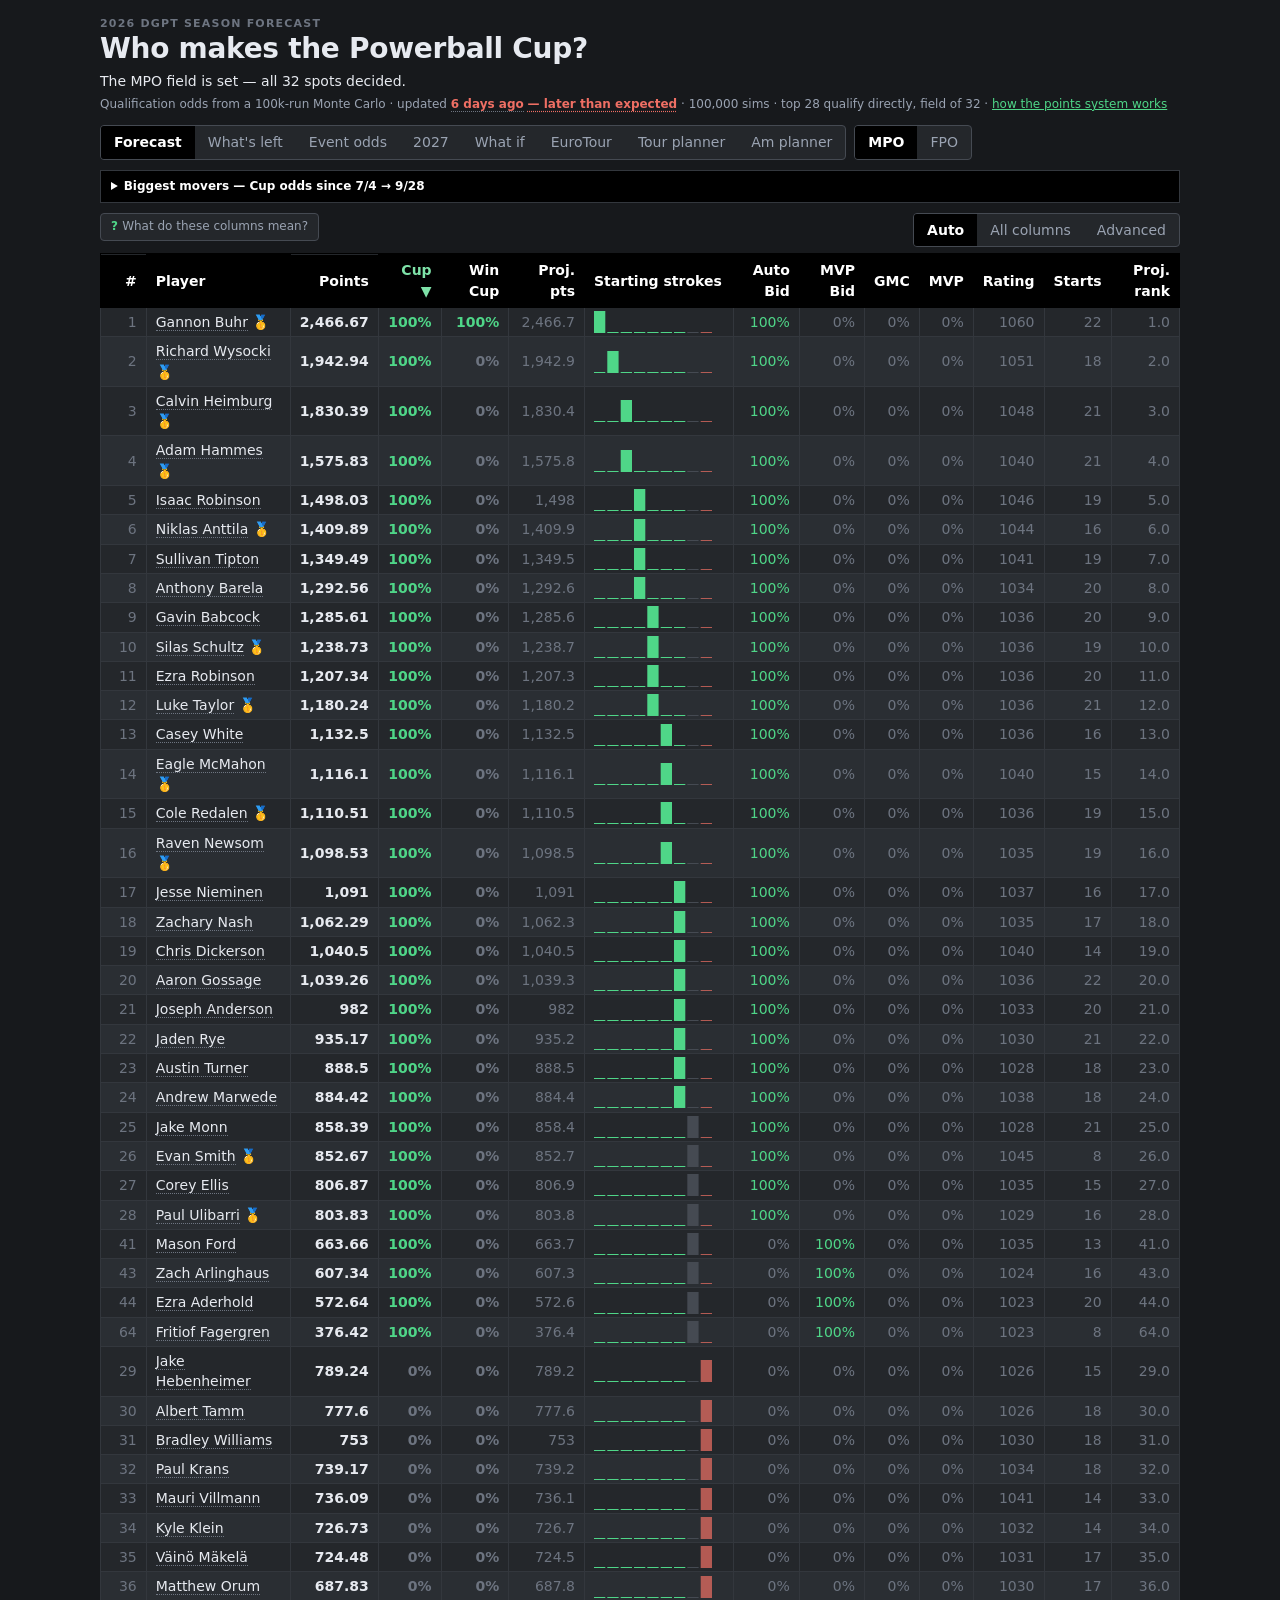
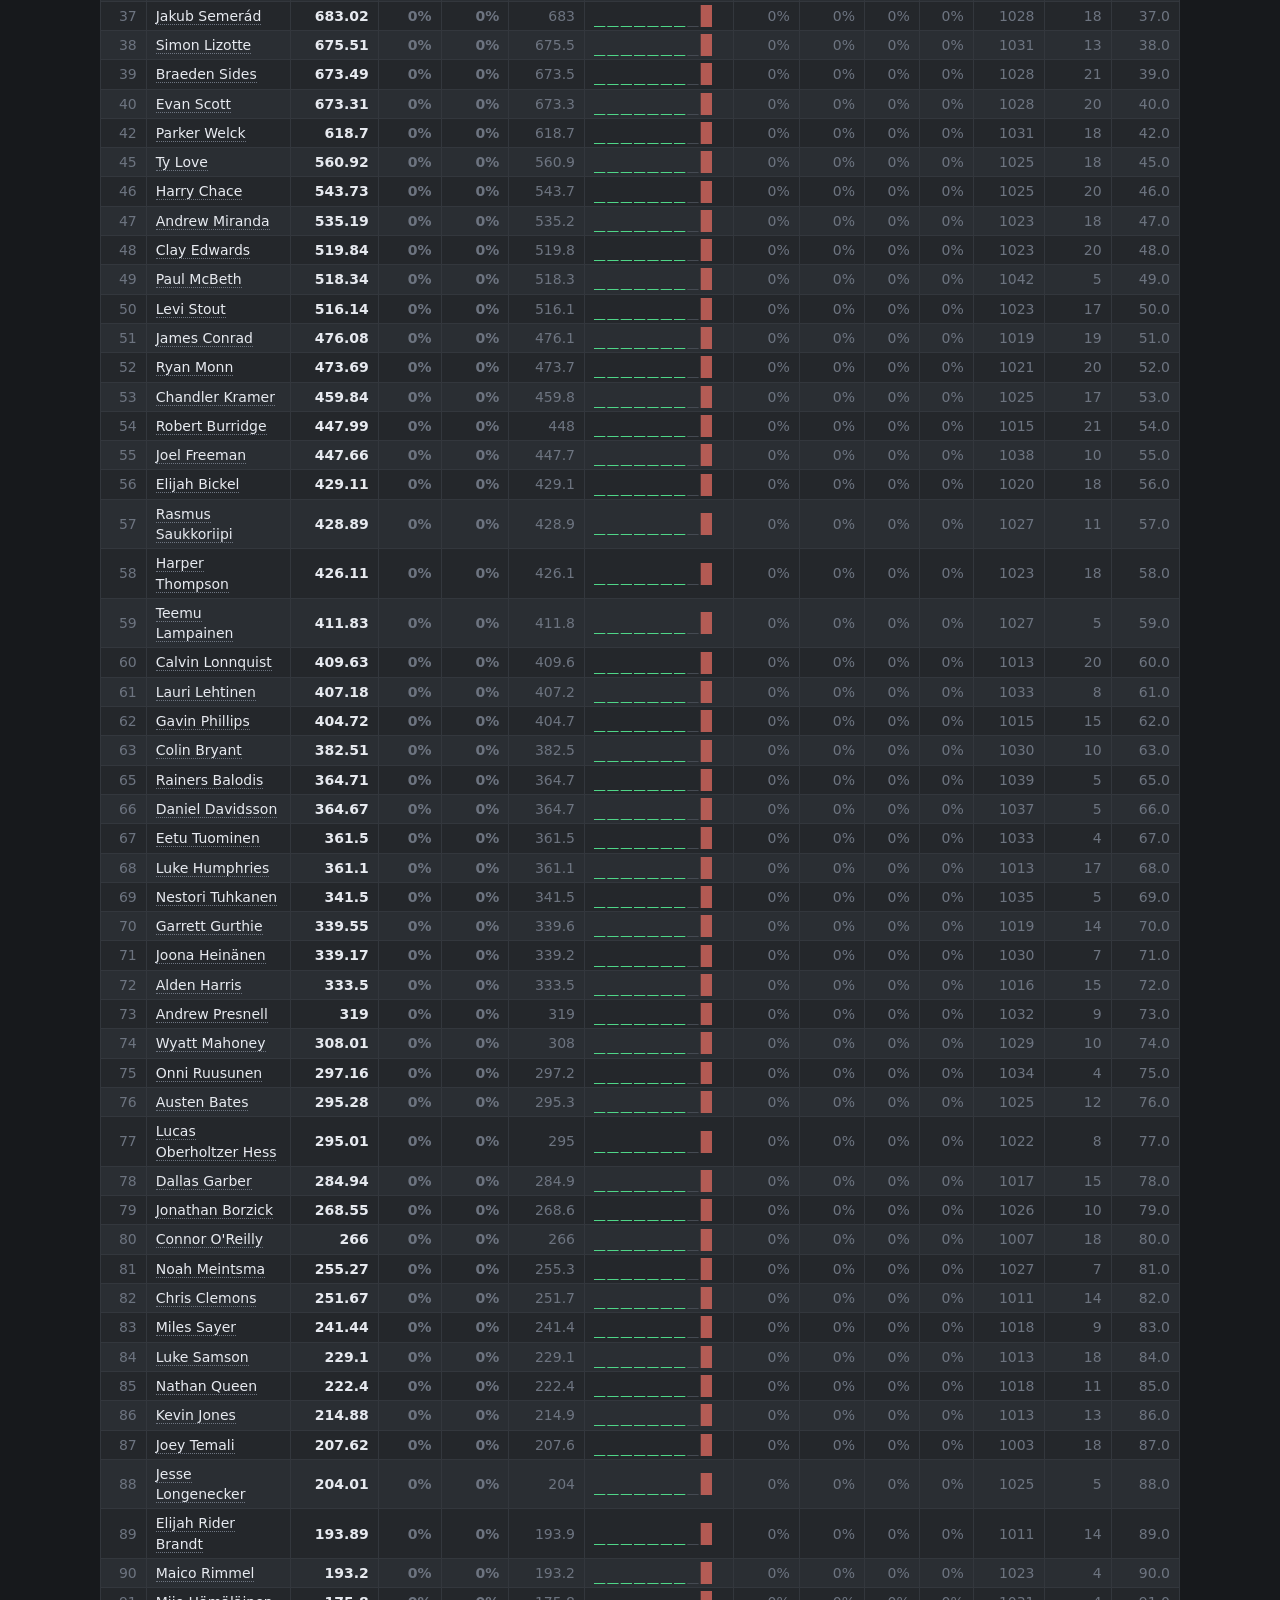
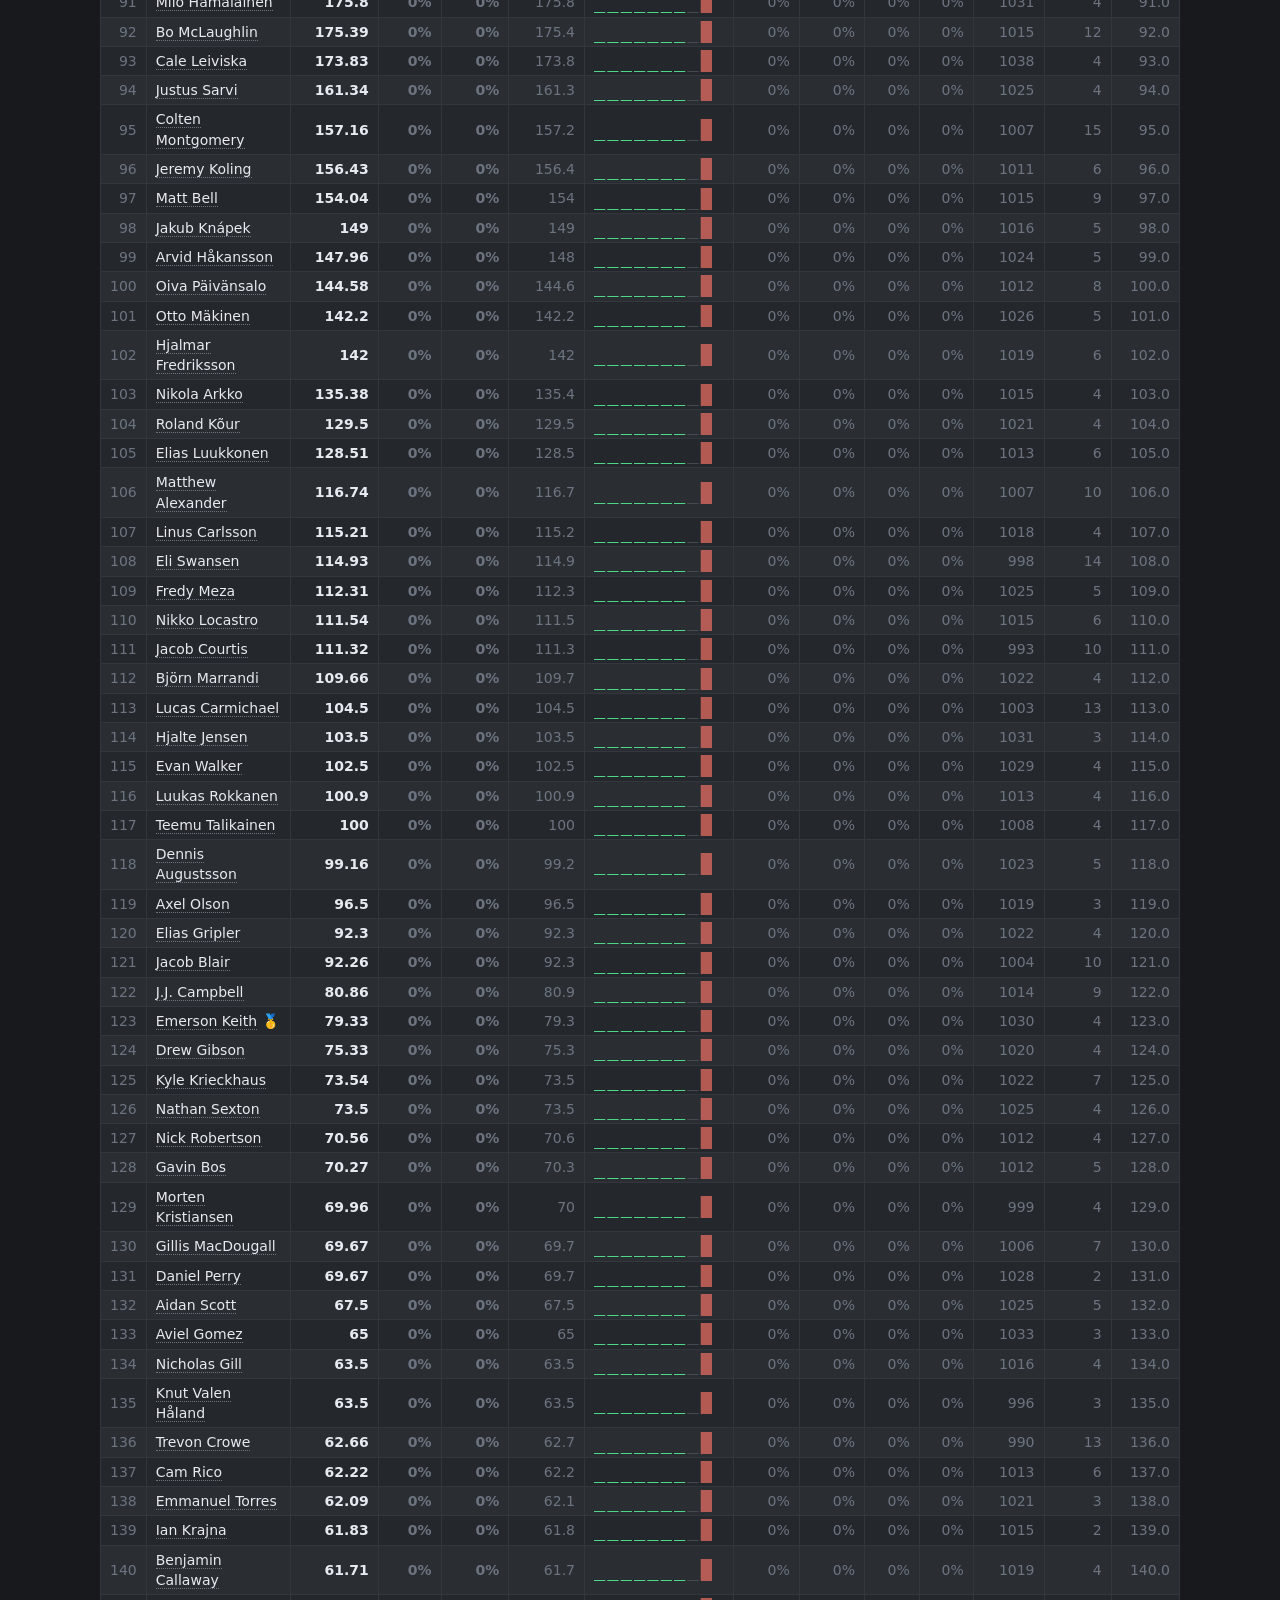
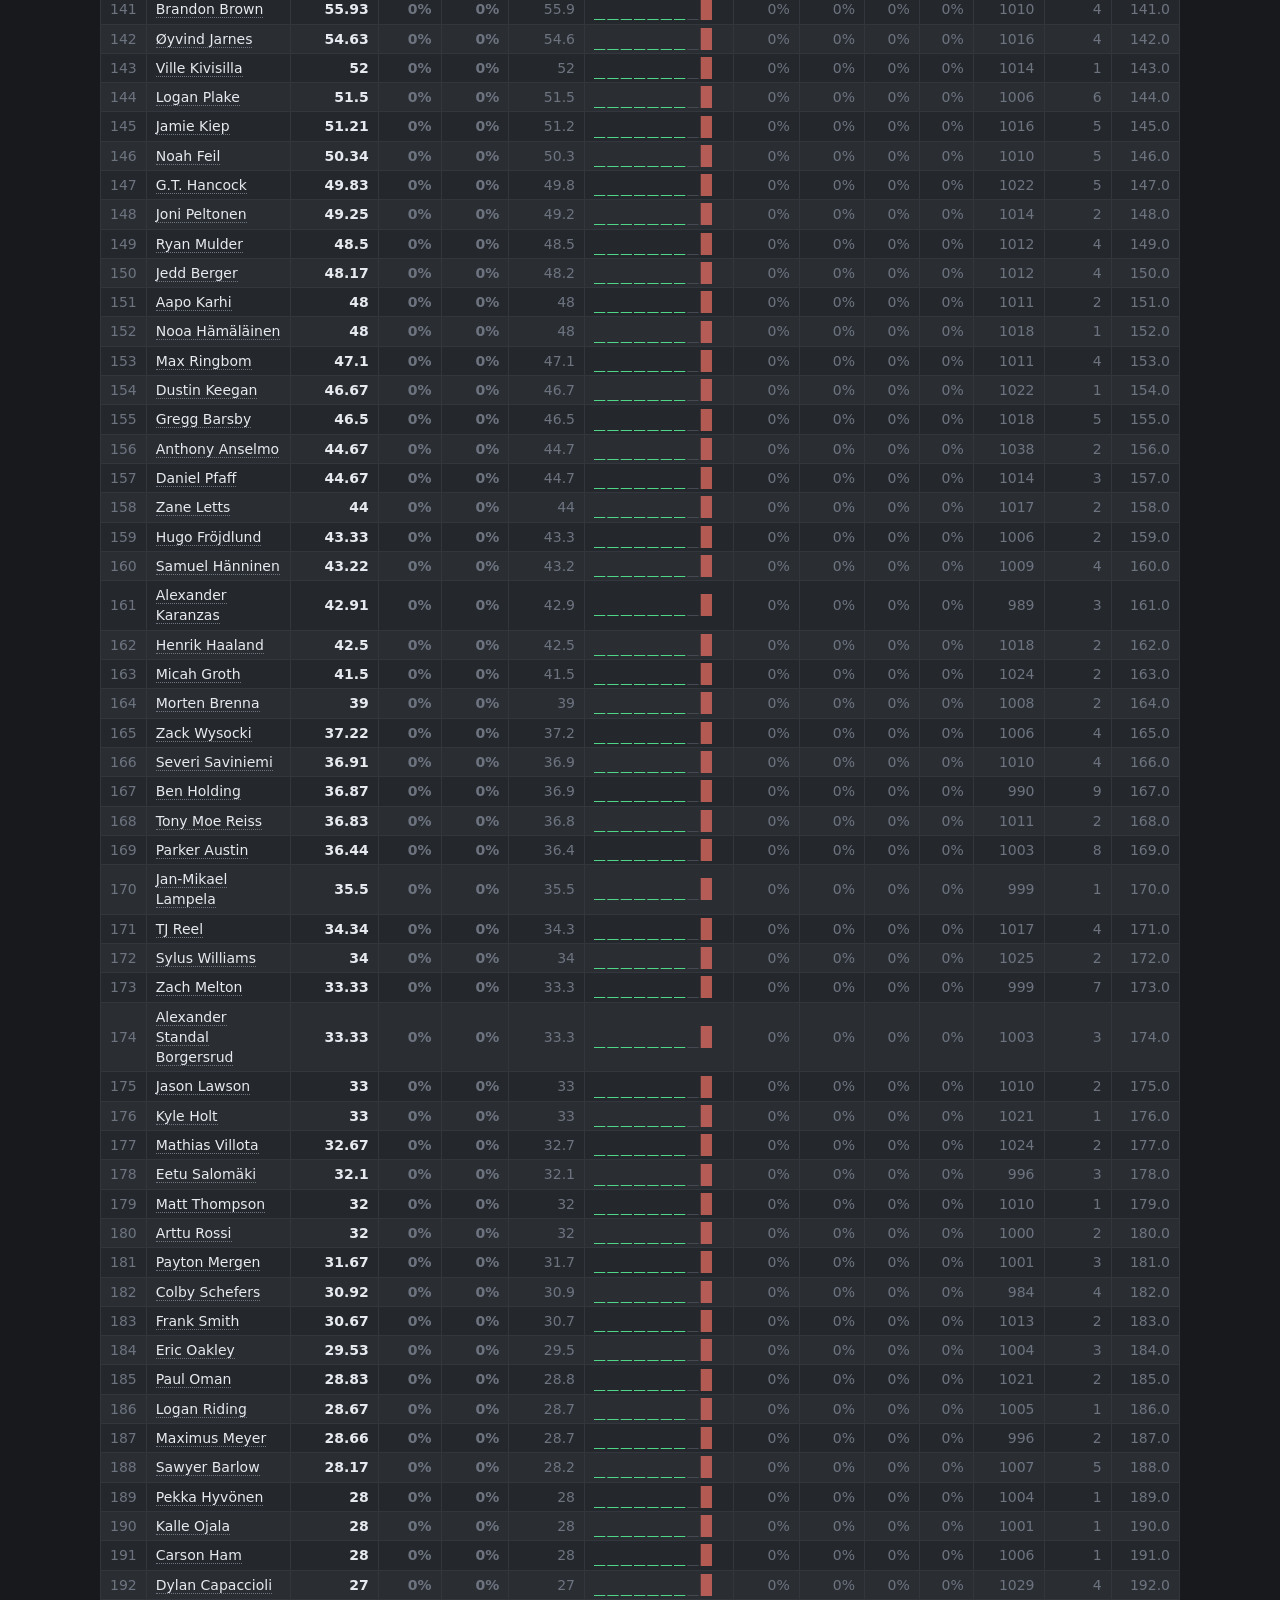
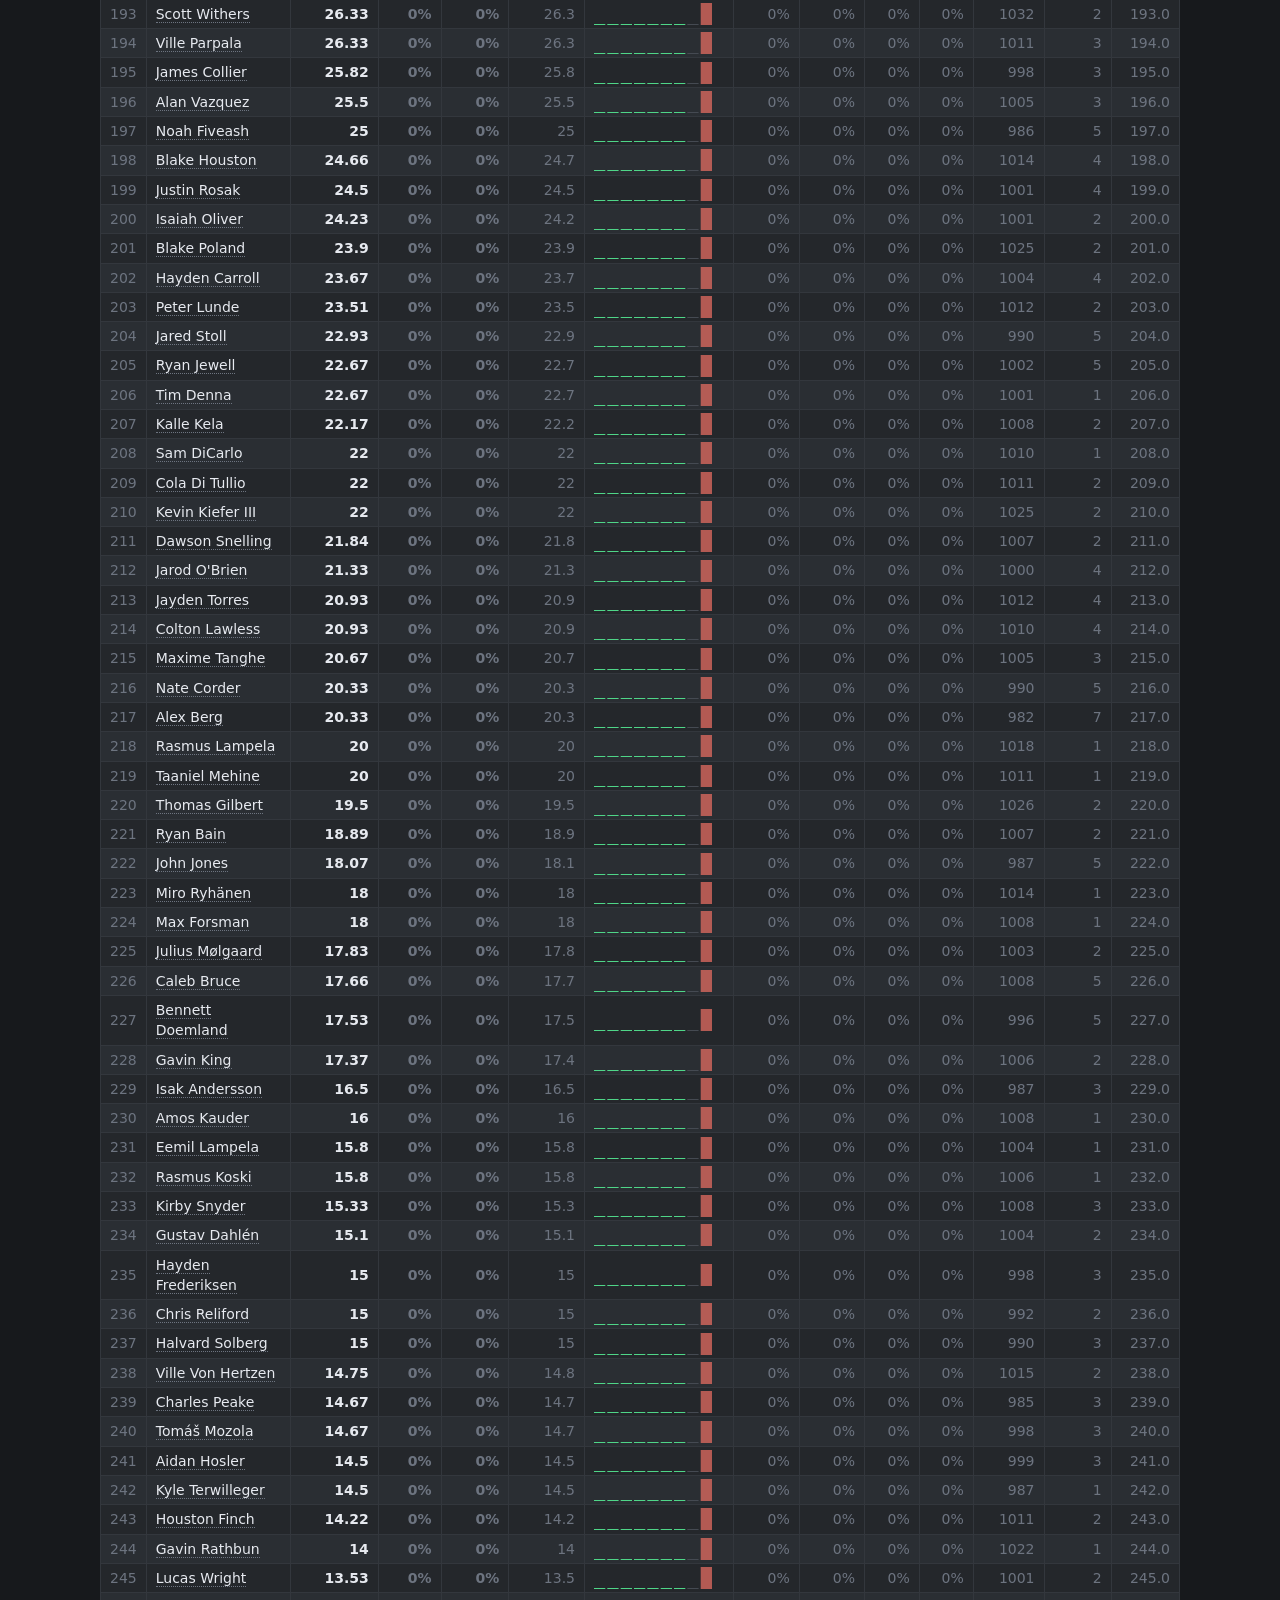
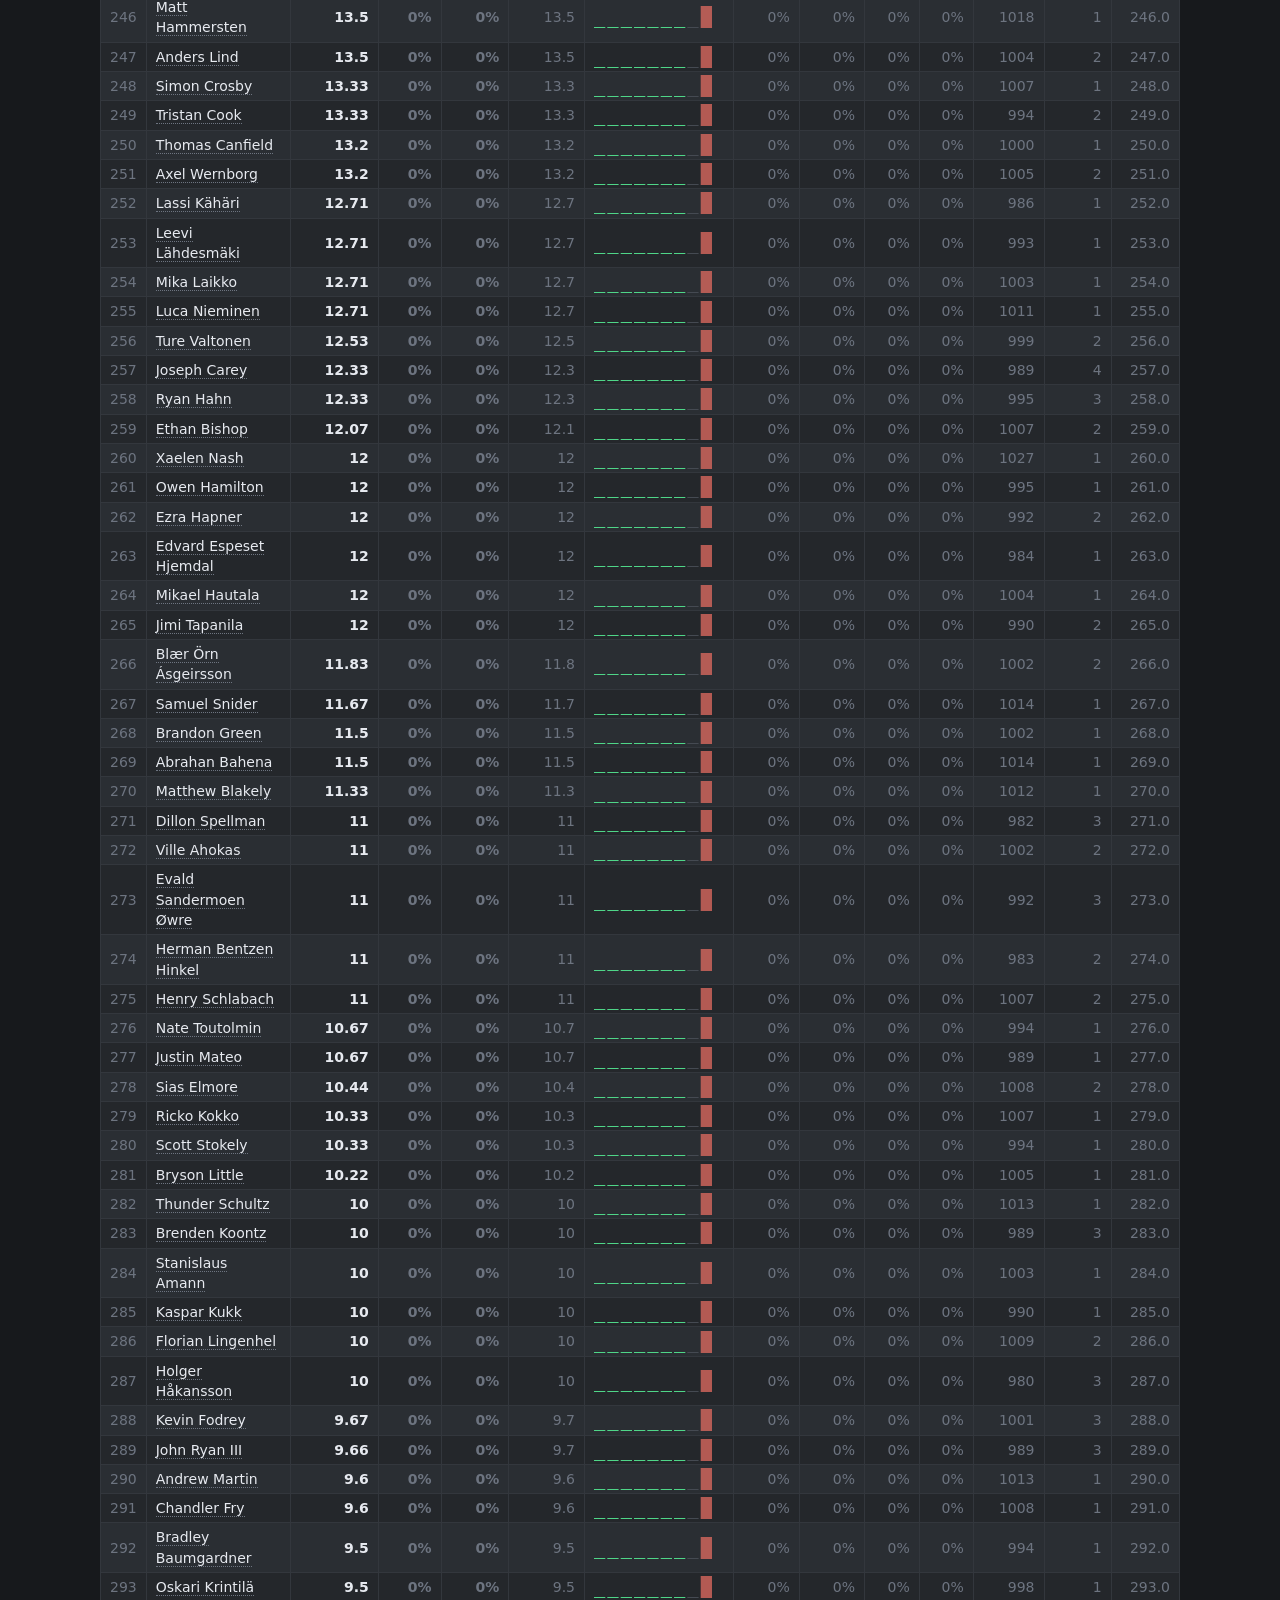
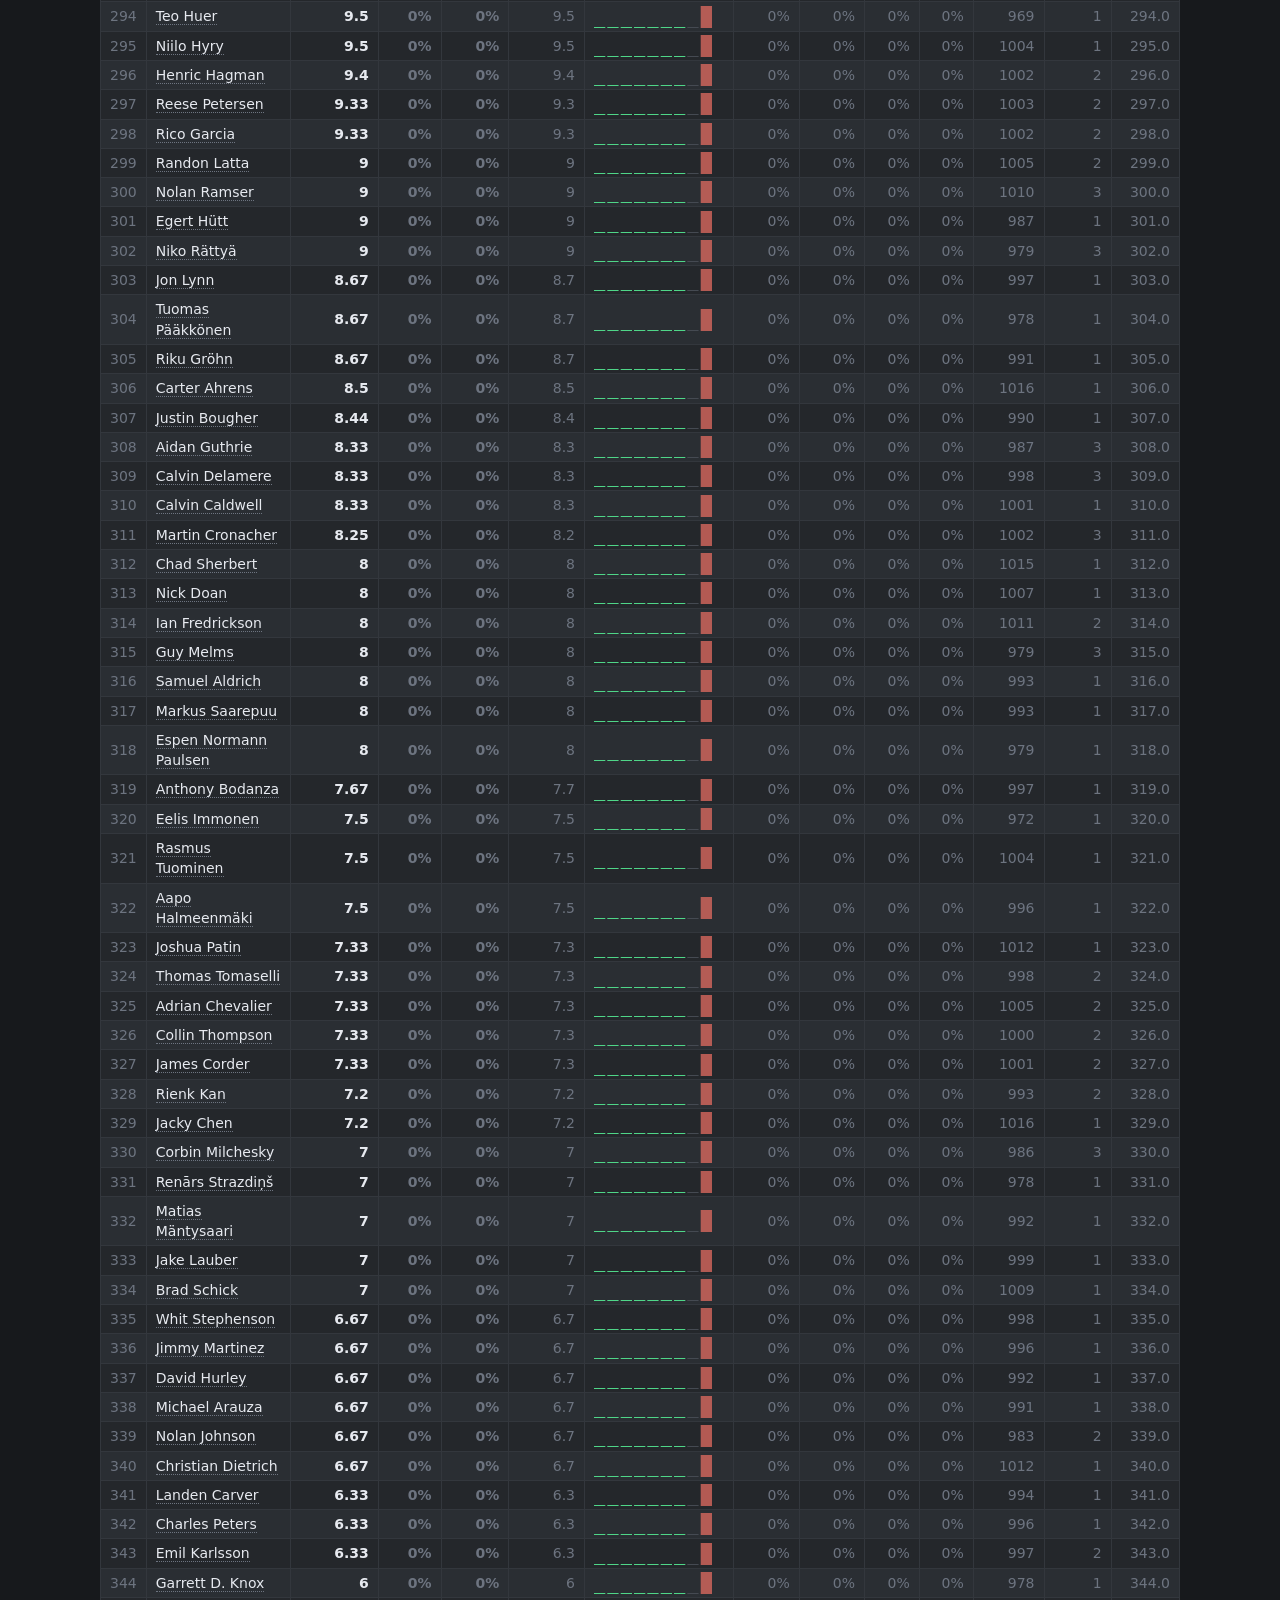
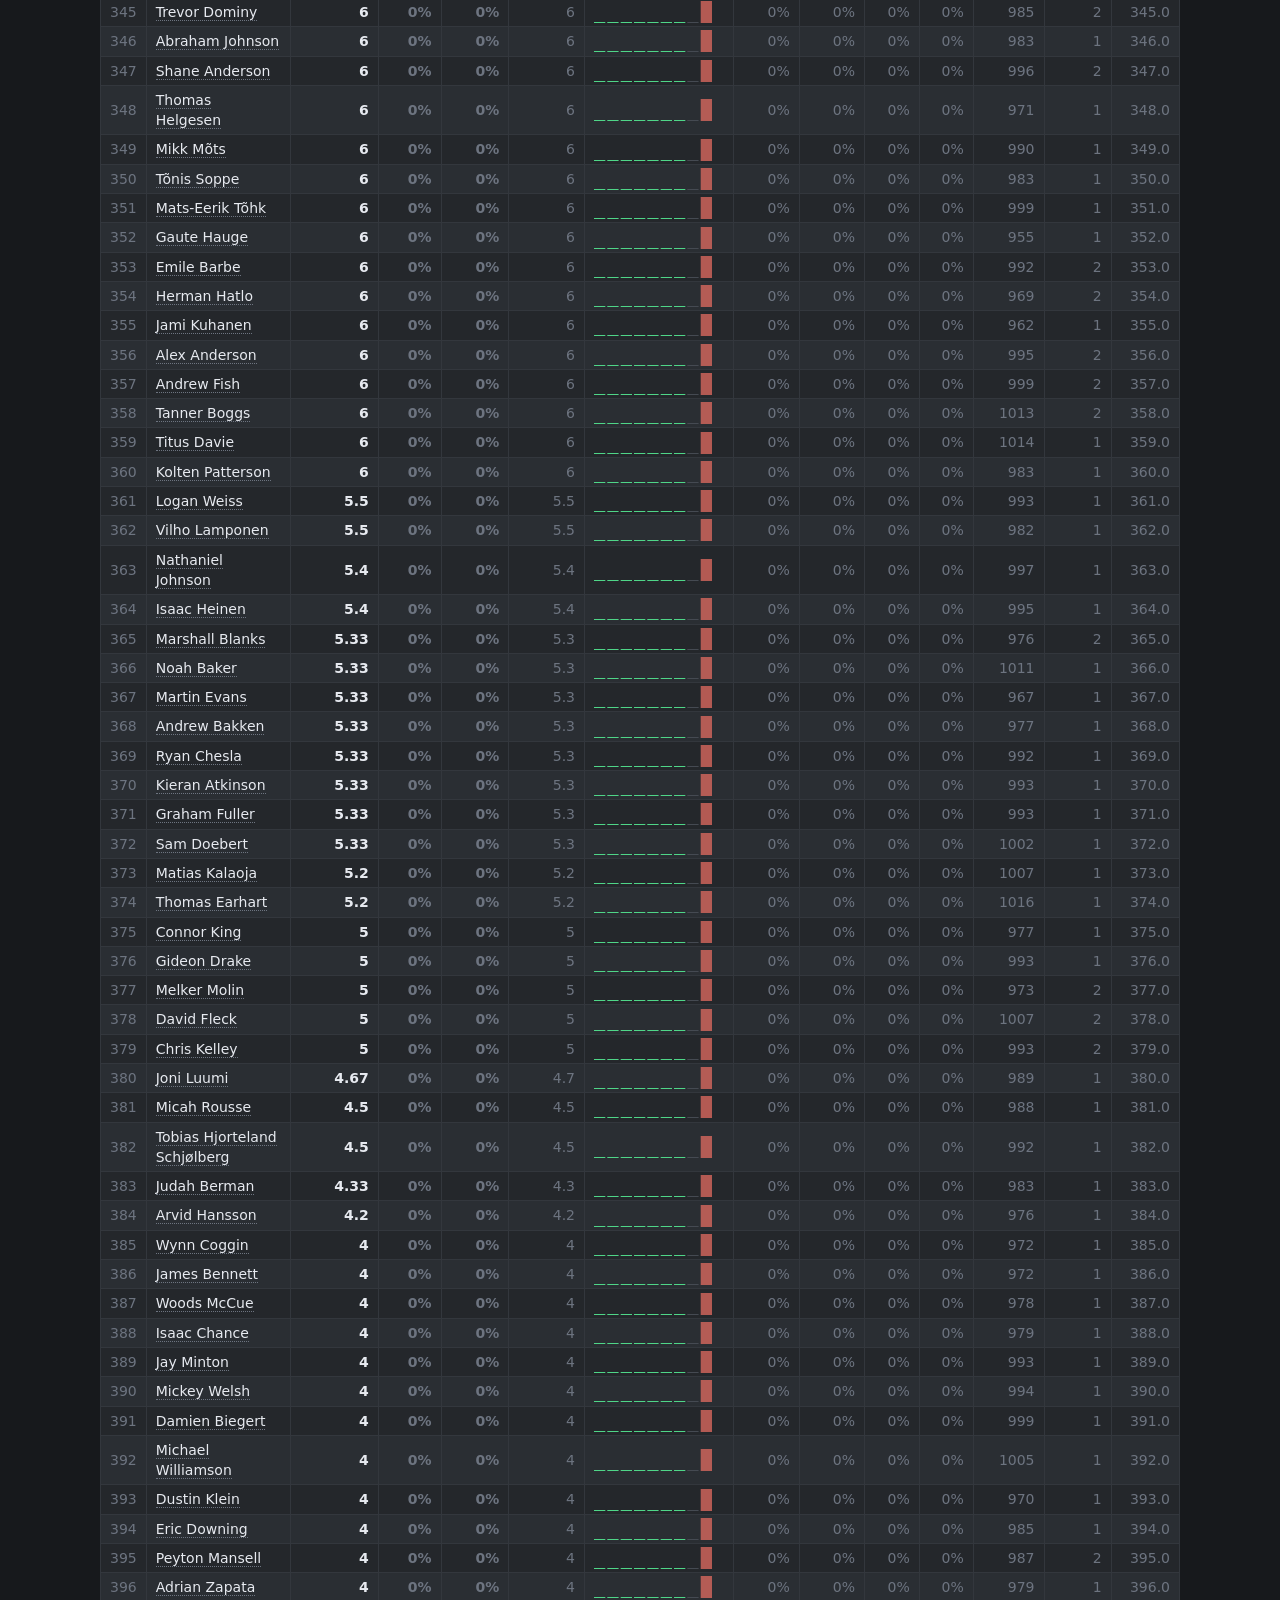
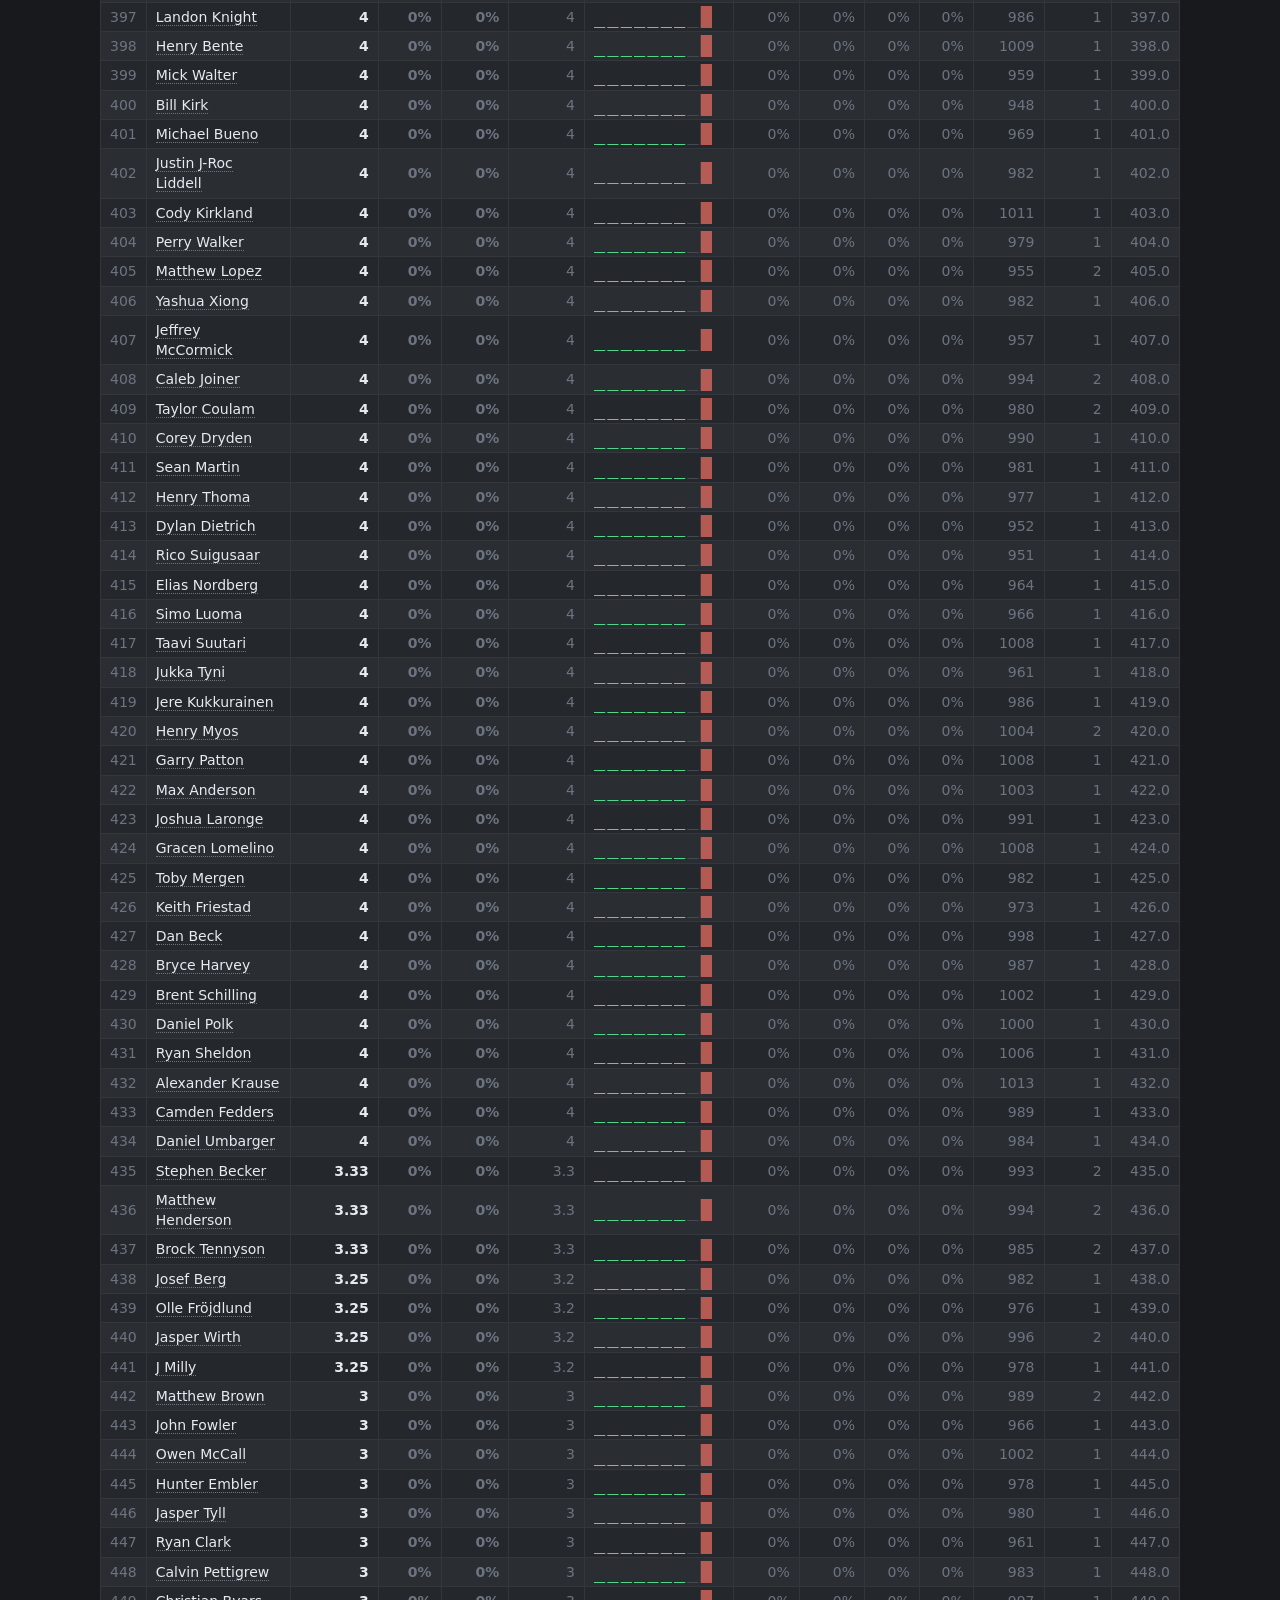
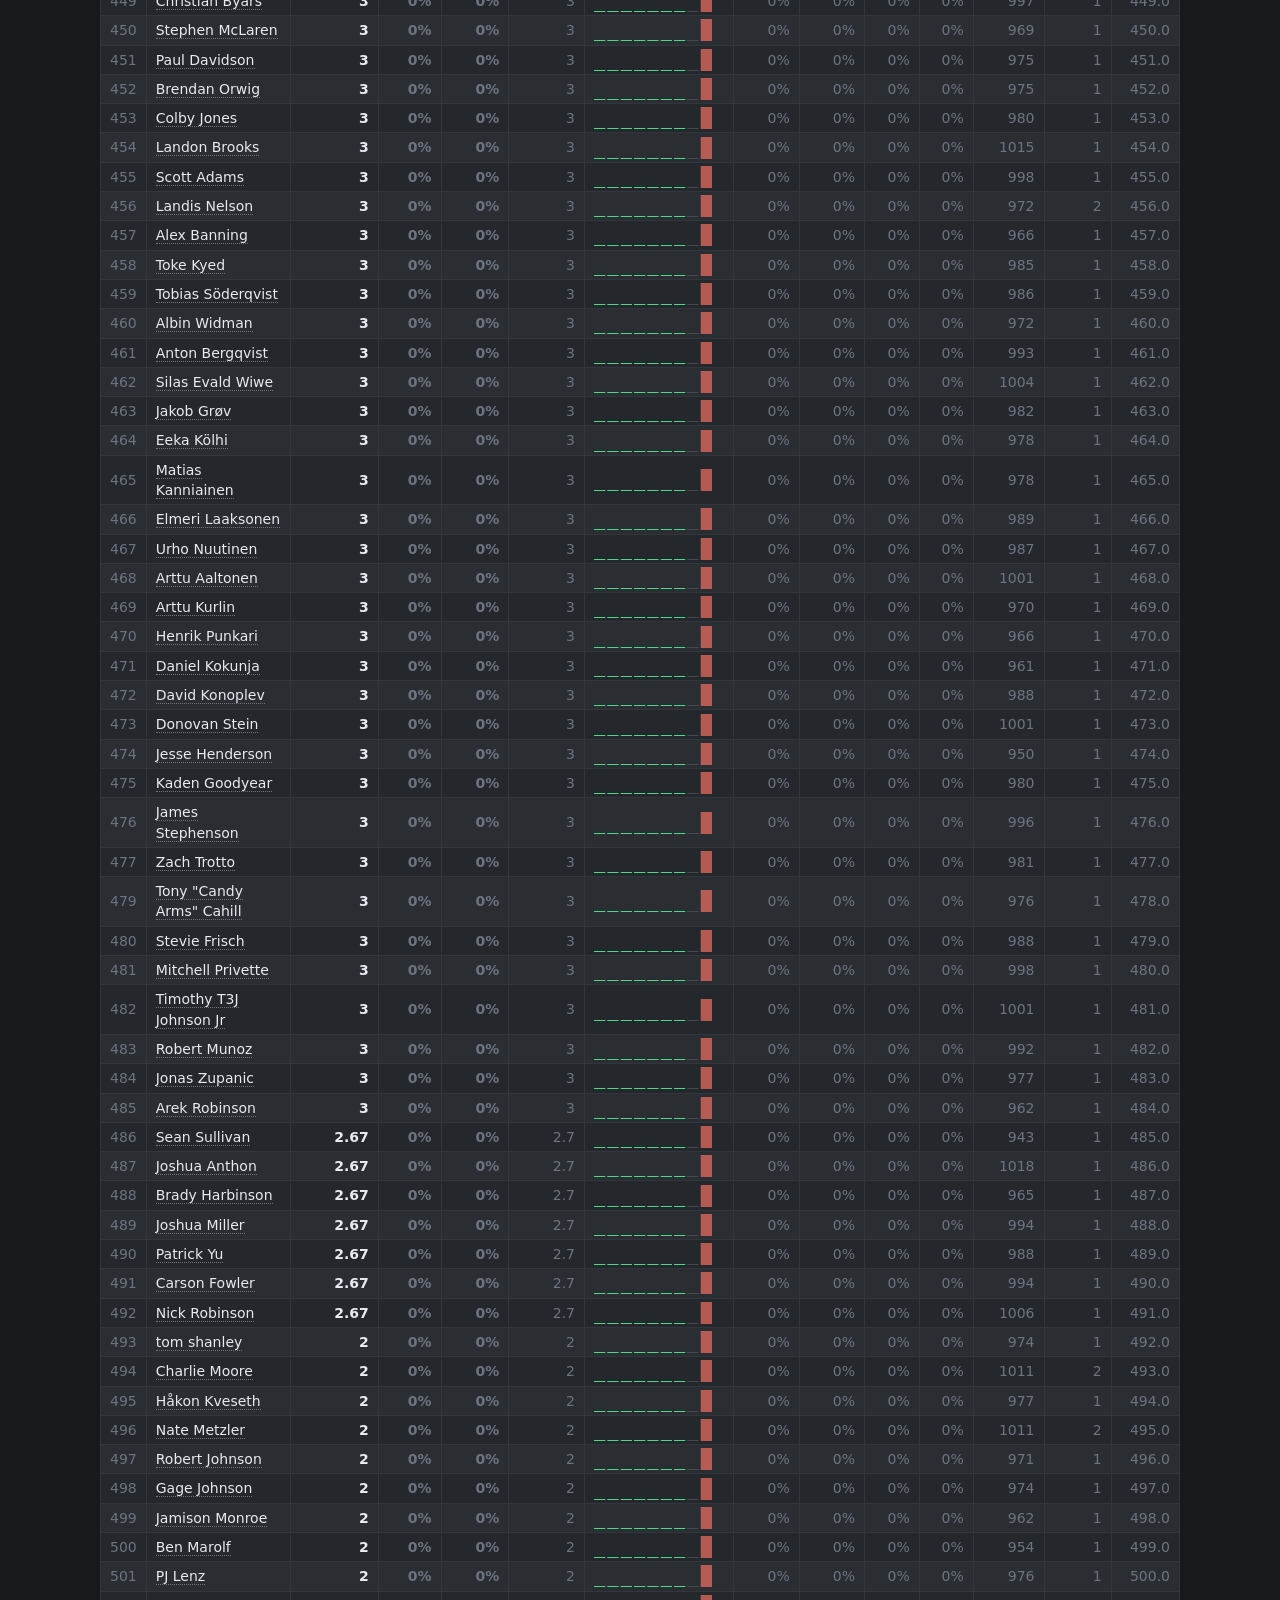
<file: docs/index.html>
<!doctype html>
<html lang="en">
<head>
<meta charset="utf-8">
<meta name="viewport" content="width=device-width, initial-scale=1">
<title>DGPT Standings Forecast</title>
<meta name="description" content="Powerball Cup qualification odds for every DGPT player — a 100,000-run Monte Carlo of the 2026 World Standings, updated live during events.">
<meta property="og:type" content="website">
<meta property="og:title" content="DGPT Standings Forecast">
<meta property="og:description" content="Who makes the Powerball Cup? Live qualification odds for every DGPT player, from a 100,000-run simulation of the 2026 season.">
<meta property="og:url" content="https://dgoodenough.github.io/discgolf/">
<meta property="og:image" content="https://dgoodenough.github.io/discgolf/card.png">
<meta name="twitter:card" content="summary_large_image">
<meta name="twitter:title" content="DGPT Standings Forecast">
<meta name="twitter:description" content="Who makes the Powerball Cup? Live qualification odds for every DGPT player.">
<meta name="twitter:image" content="https://dgoodenough.github.io/discgolf/card.png">
<link rel="stylesheet" href="tokens.css">
<link rel="stylesheet" href="style.css">

<!-- app.js is an ES module and its imports are a five-deep graph (app -> forecast
     -> sim -> cells -> tooltip -> core), which the browser would otherwise
     discover one network round trip at a time. Preloading the whole graph here
     collapses that waterfall into a single parallel fetch. -->
<link rel="modulepreload" href="js/core.js">
<link rel="modulepreload" href="js/tooltip.js">
<link rel="modulepreload" href="js/cells.js">
<link rel="modulepreload" href="js/sim.js">
<link rel="modulepreload" href="js/movers.js">
<link rel="modulepreload" href="js/forecast.js">
<link rel="modulepreload" href="js/possible.js">
<link rel="modulepreload" href="js/race.js">
<link rel="modulepreload" href="js/projection.js">
<link rel="modulepreload" href="js/whatif.js">
<link rel="modulepreload" href="js/tourplan-search.js">
<link rel="modulepreload" href="js/tourplan.js">
<link rel="modulepreload" href="js/amplan.js">
<script data-goatcounter="https://dgoodenough.goatcounter.com/count"
        async src="//gc.zgo.at/count.js"></script>
</head>
<body class="ledger">
<div id="app">
  <header id="top">
    <div class="title">
      <p class="kicker" id="kicker">2026 DGPT Season Forecast</p>
      <h1 id="headline">Who makes the Powerball Cup?</h1>
      <p id="stakes-line" class="stakes"></p>
      <p class="sub"><span id="sub-lede">Qualification odds from a 100k-run Monte Carlo</span> ·
        <span id="meta-line"></span> ·
        <a id="how-link" href="how-it-works.html">how the points system works</a></p>
      <p id="live-note" hidden></p>
    </div>
    <div class="controls">
      <div class="seg" id="view-seg">
        <button data-view="forecast" class="active">Forecast</button>
        <button data-view="possible">What's left</button>
        <button data-view="race">Event odds</button>
        <button data-view="next">2027</button>
        <button data-view="whatif">What if</button>
        <button data-view="euro">EuroTour</button>
        <button data-view="tour">Tour planner</button>
        <button data-view="am">Am planner</button>
      </div>
      <div class="seg" id="division-seg">
        <button data-div="mpo" class="active">MPO</button>
        <button data-div="fpo">FPO</button>
      </div>
    </div>
  </header>

  <main id="main">
    <section id="view-forecast"></section>
    <section id="view-possible" hidden></section>
    <section id="view-race" hidden></section>
    <section id="view-next" hidden></section>
    <section id="view-whatif" hidden></section>
    <section id="view-euro" hidden></section>
    <section id="view-tour" hidden></section>
    <section id="view-am" hidden></section>
  </main>

  <footer>
    <p id="pdga-attribution">Event and player data © 2026 <a href="https://www.pdga.com">PDGA</a> ·
      PDGA Authorized Developer</p>
    <p>Points engine validated exactly against official StatMando standings ·
      <a href="how-it-works.html">how it works & changelog</a> ·
      <a href="data/movers.xml">movers feed (RSS)</a> ·
      <a href="https://github.com/dgoodenough/discgolf">source & methodology</a></p>
  </footer>
</div>
<div id="spark-tip" hidden></div>
<script type="module" src="app.js"></script>
</body>
</html>
</file>
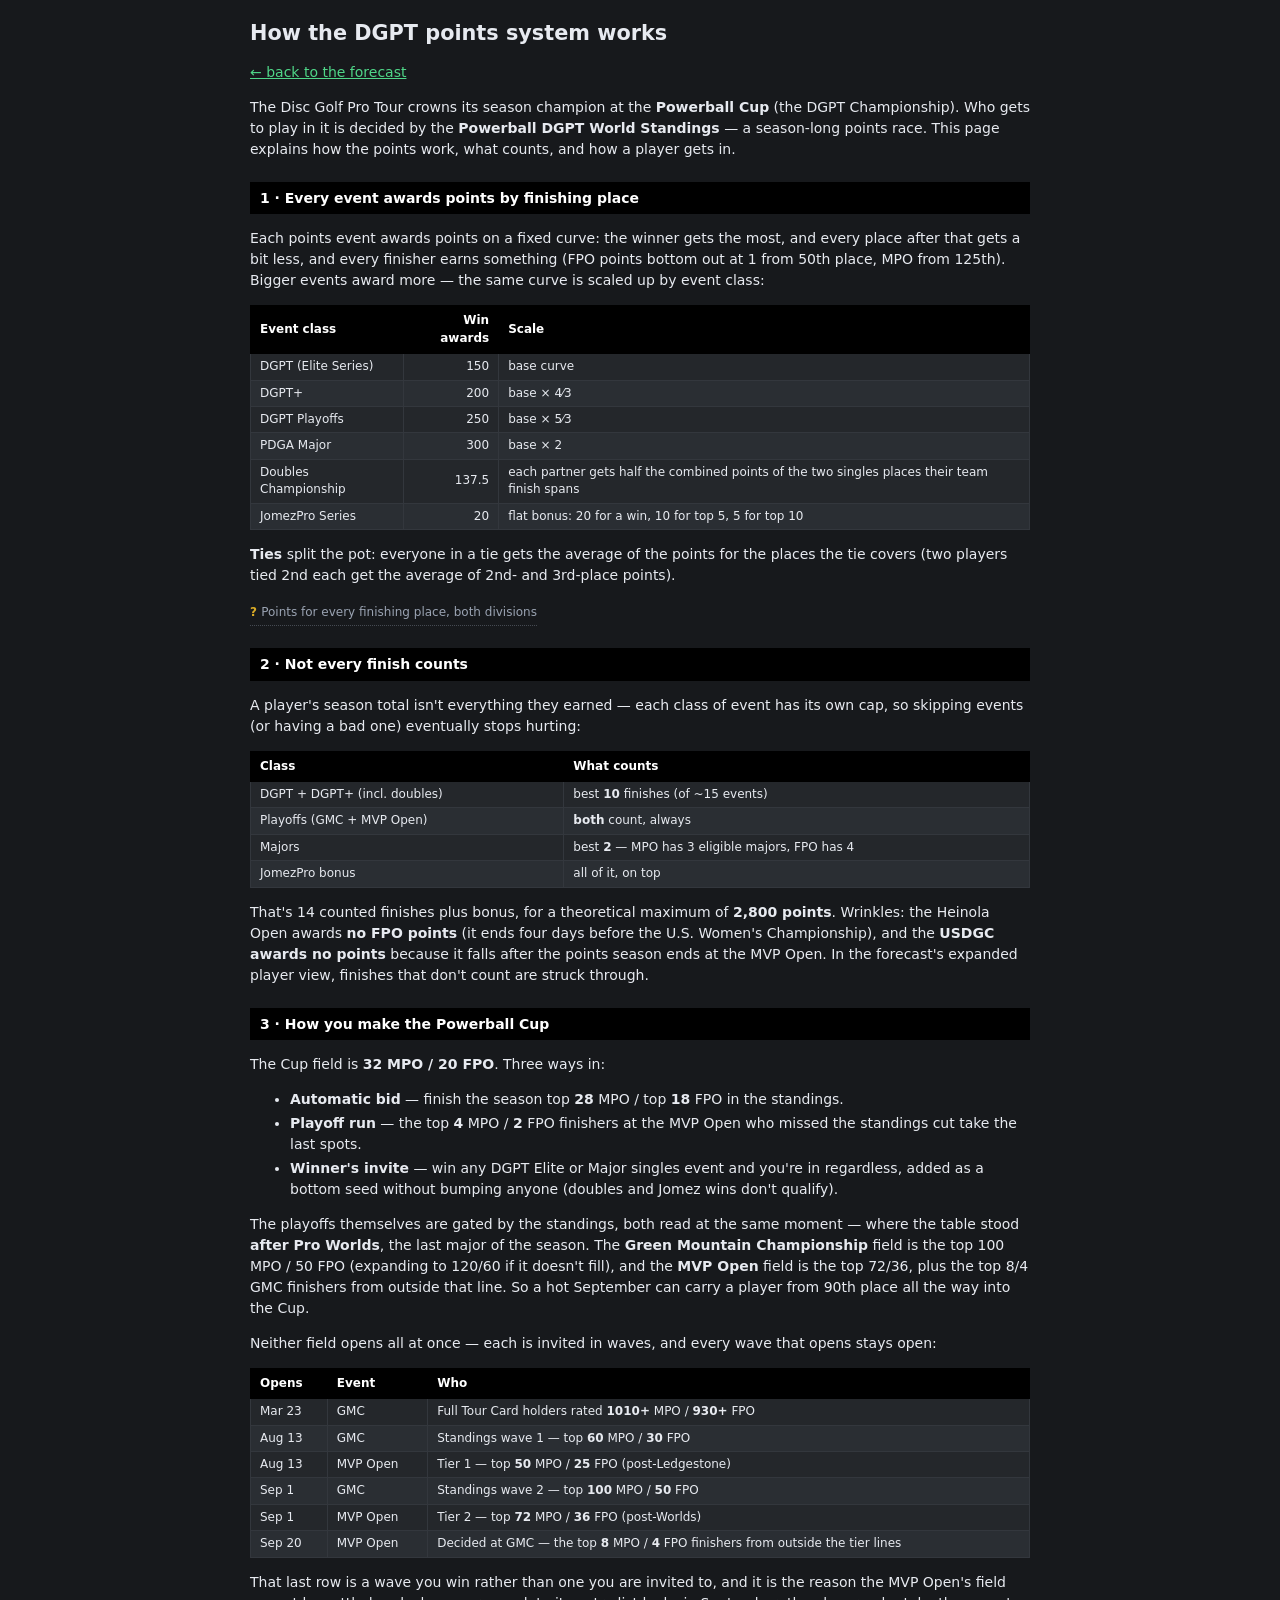
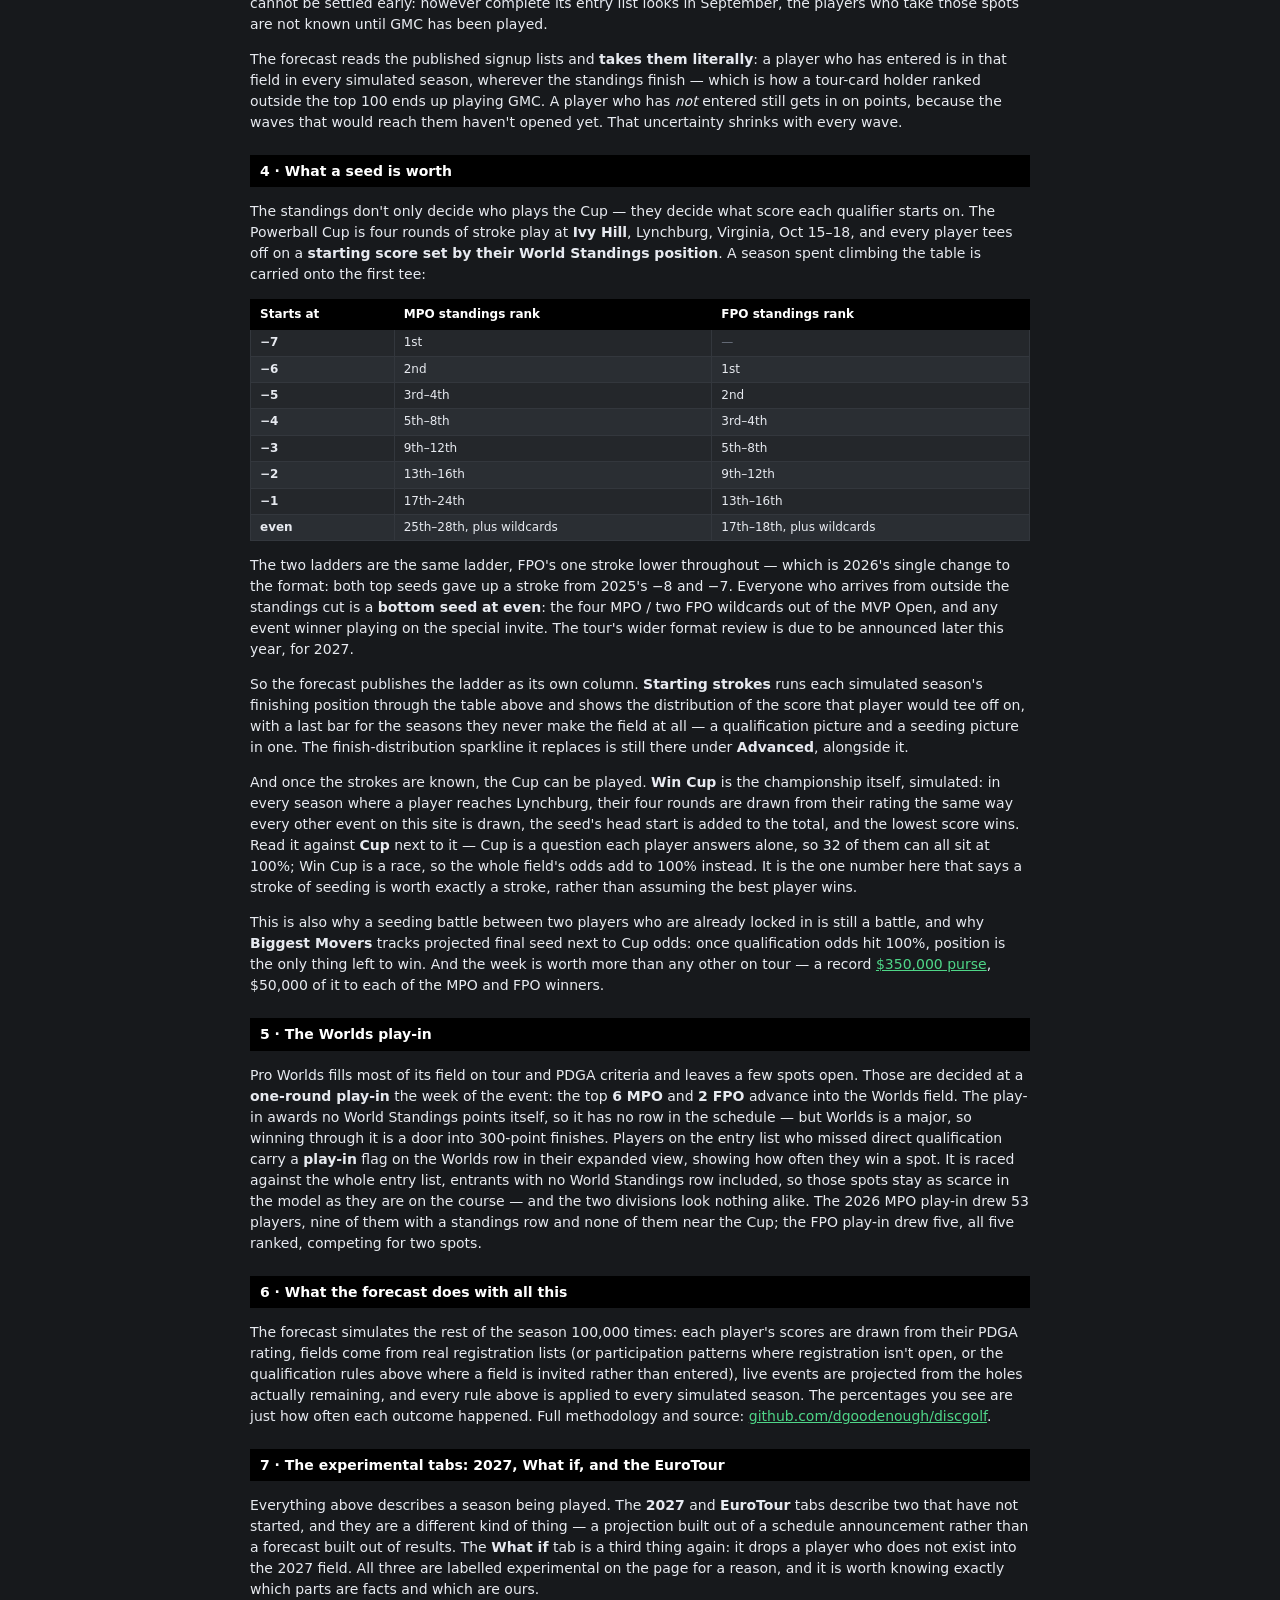
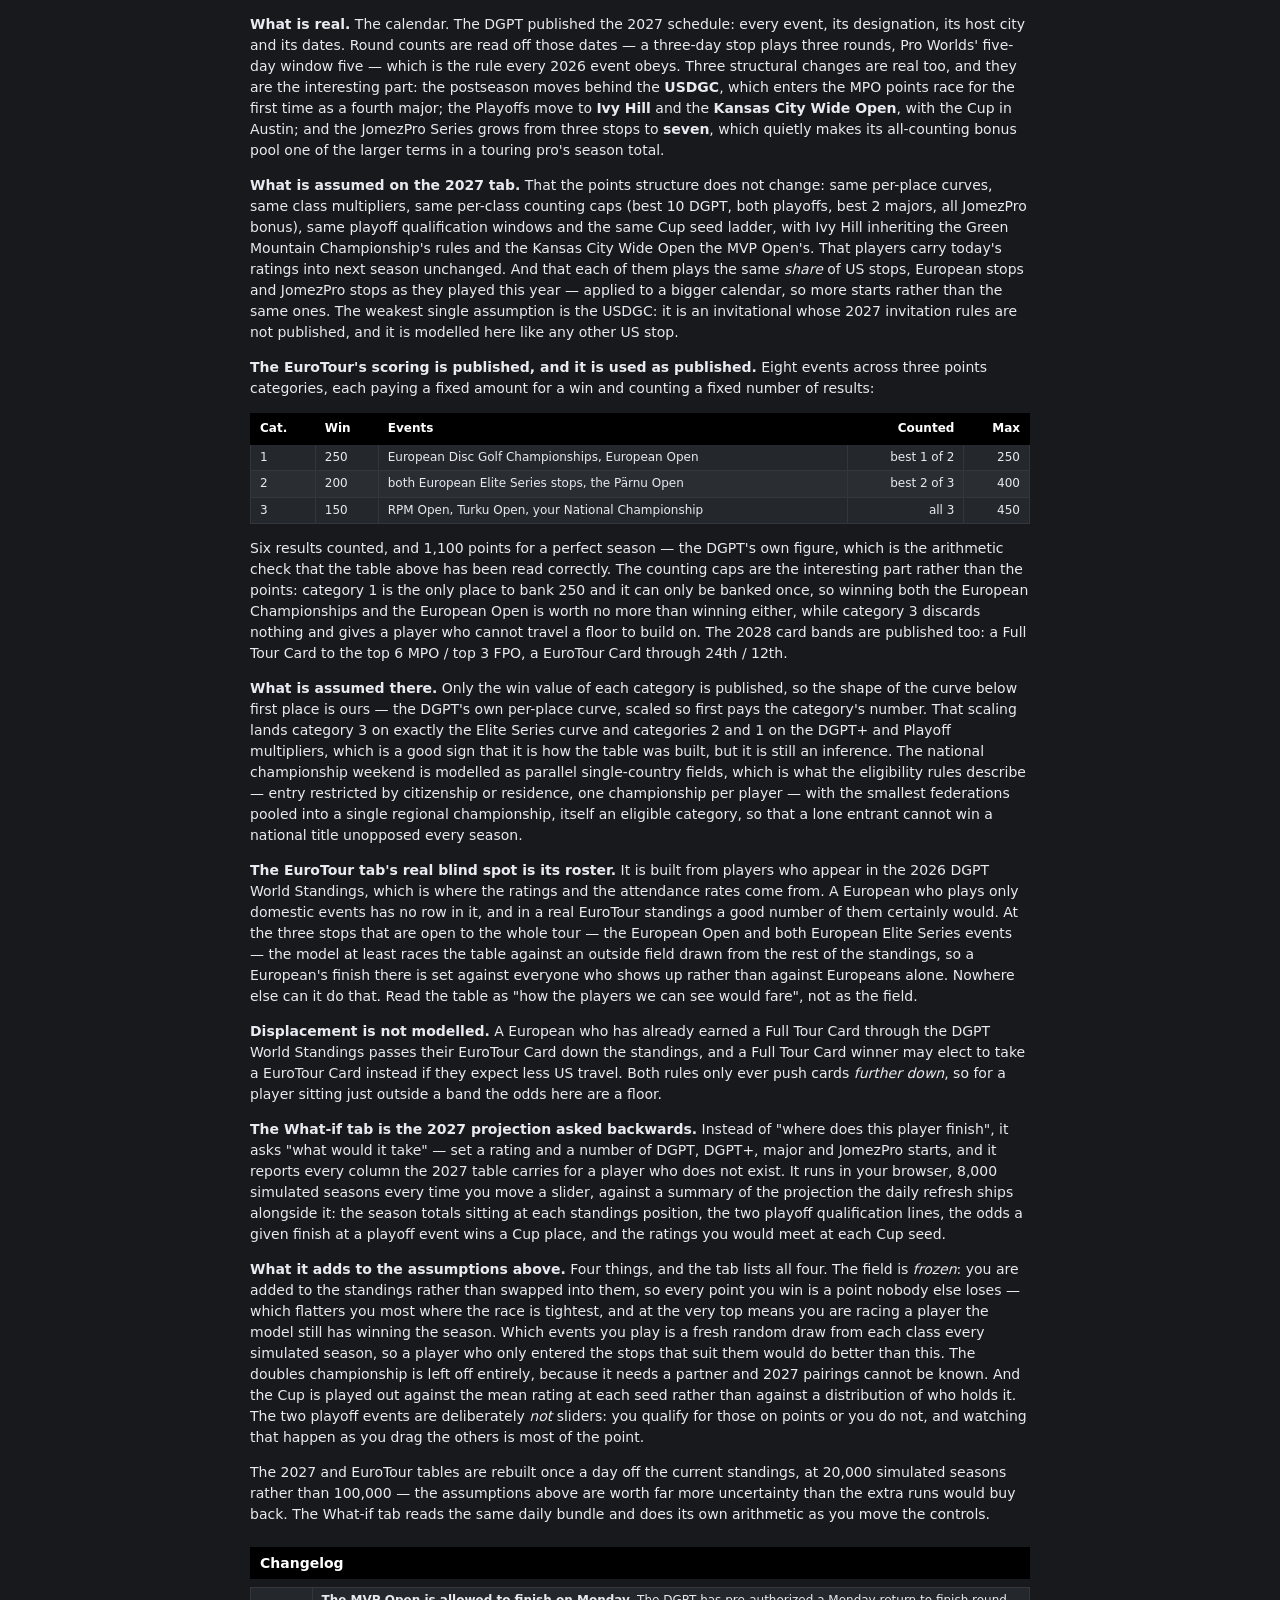
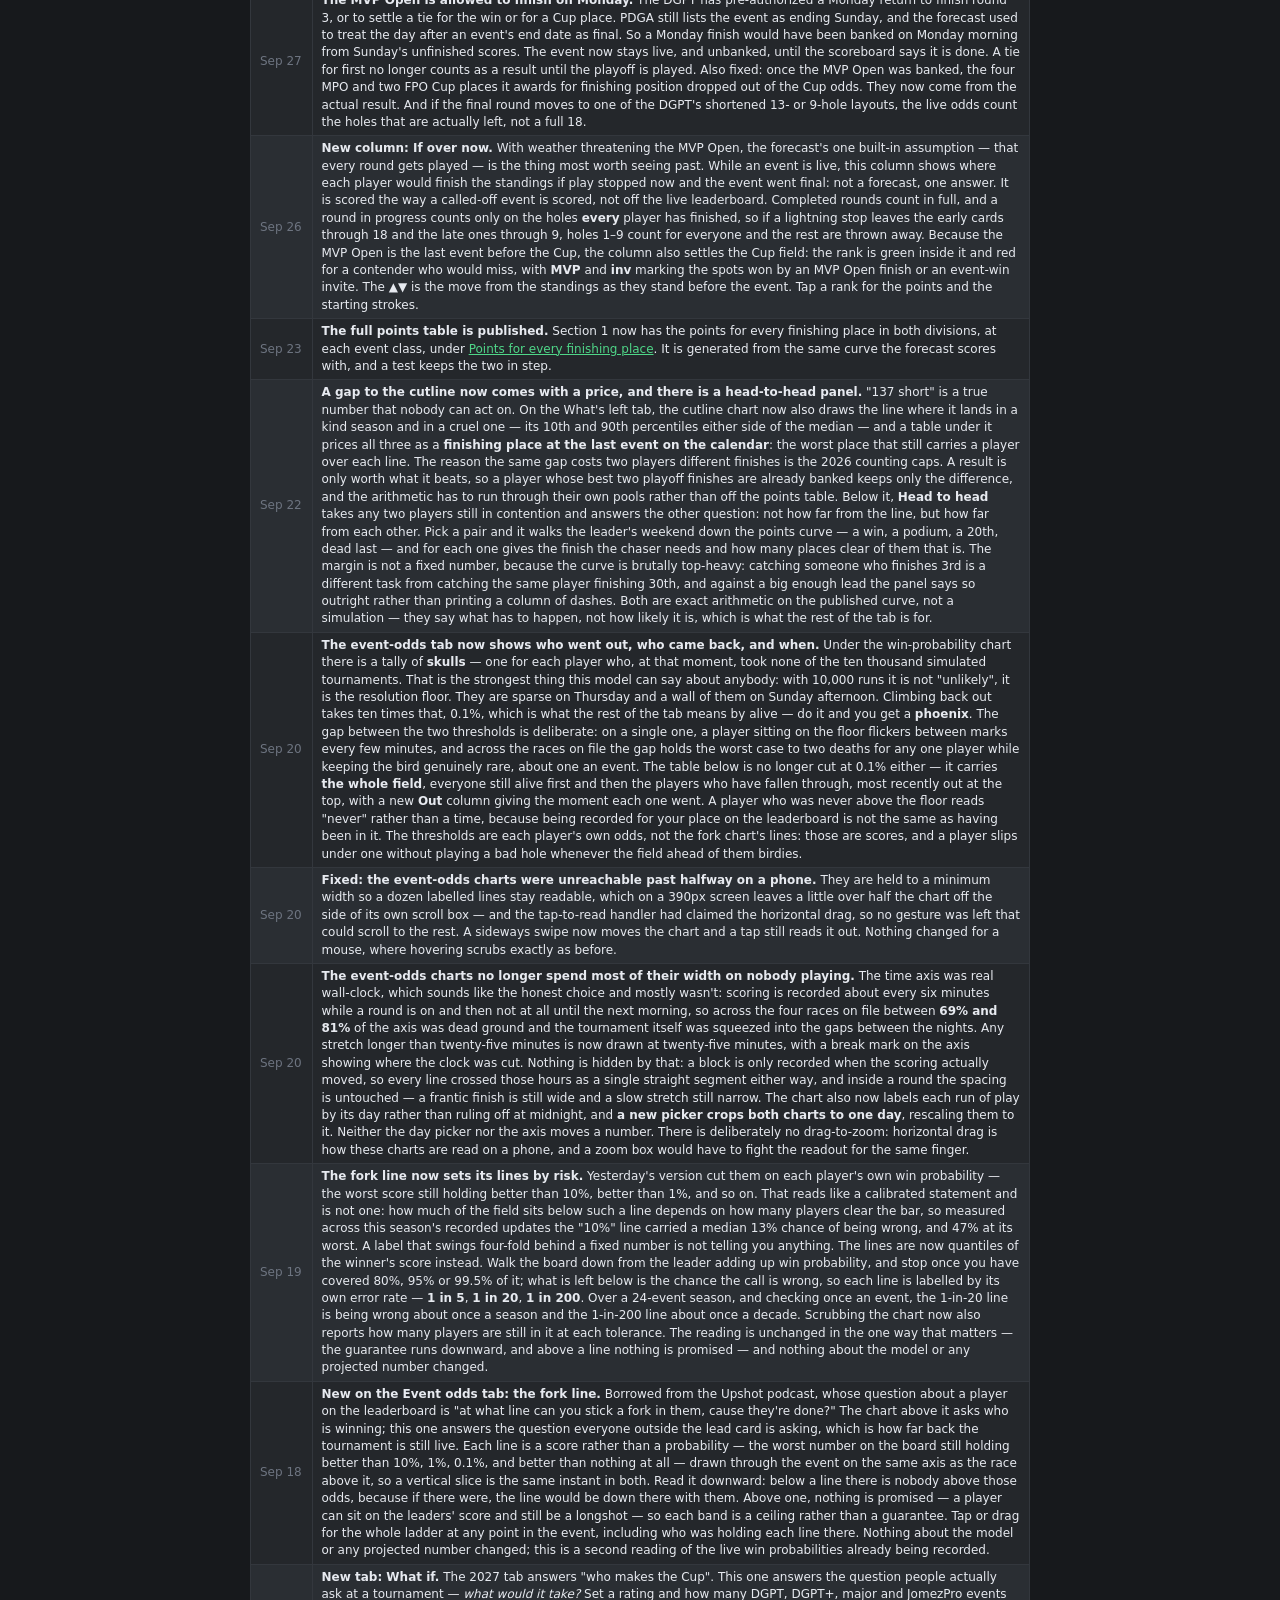
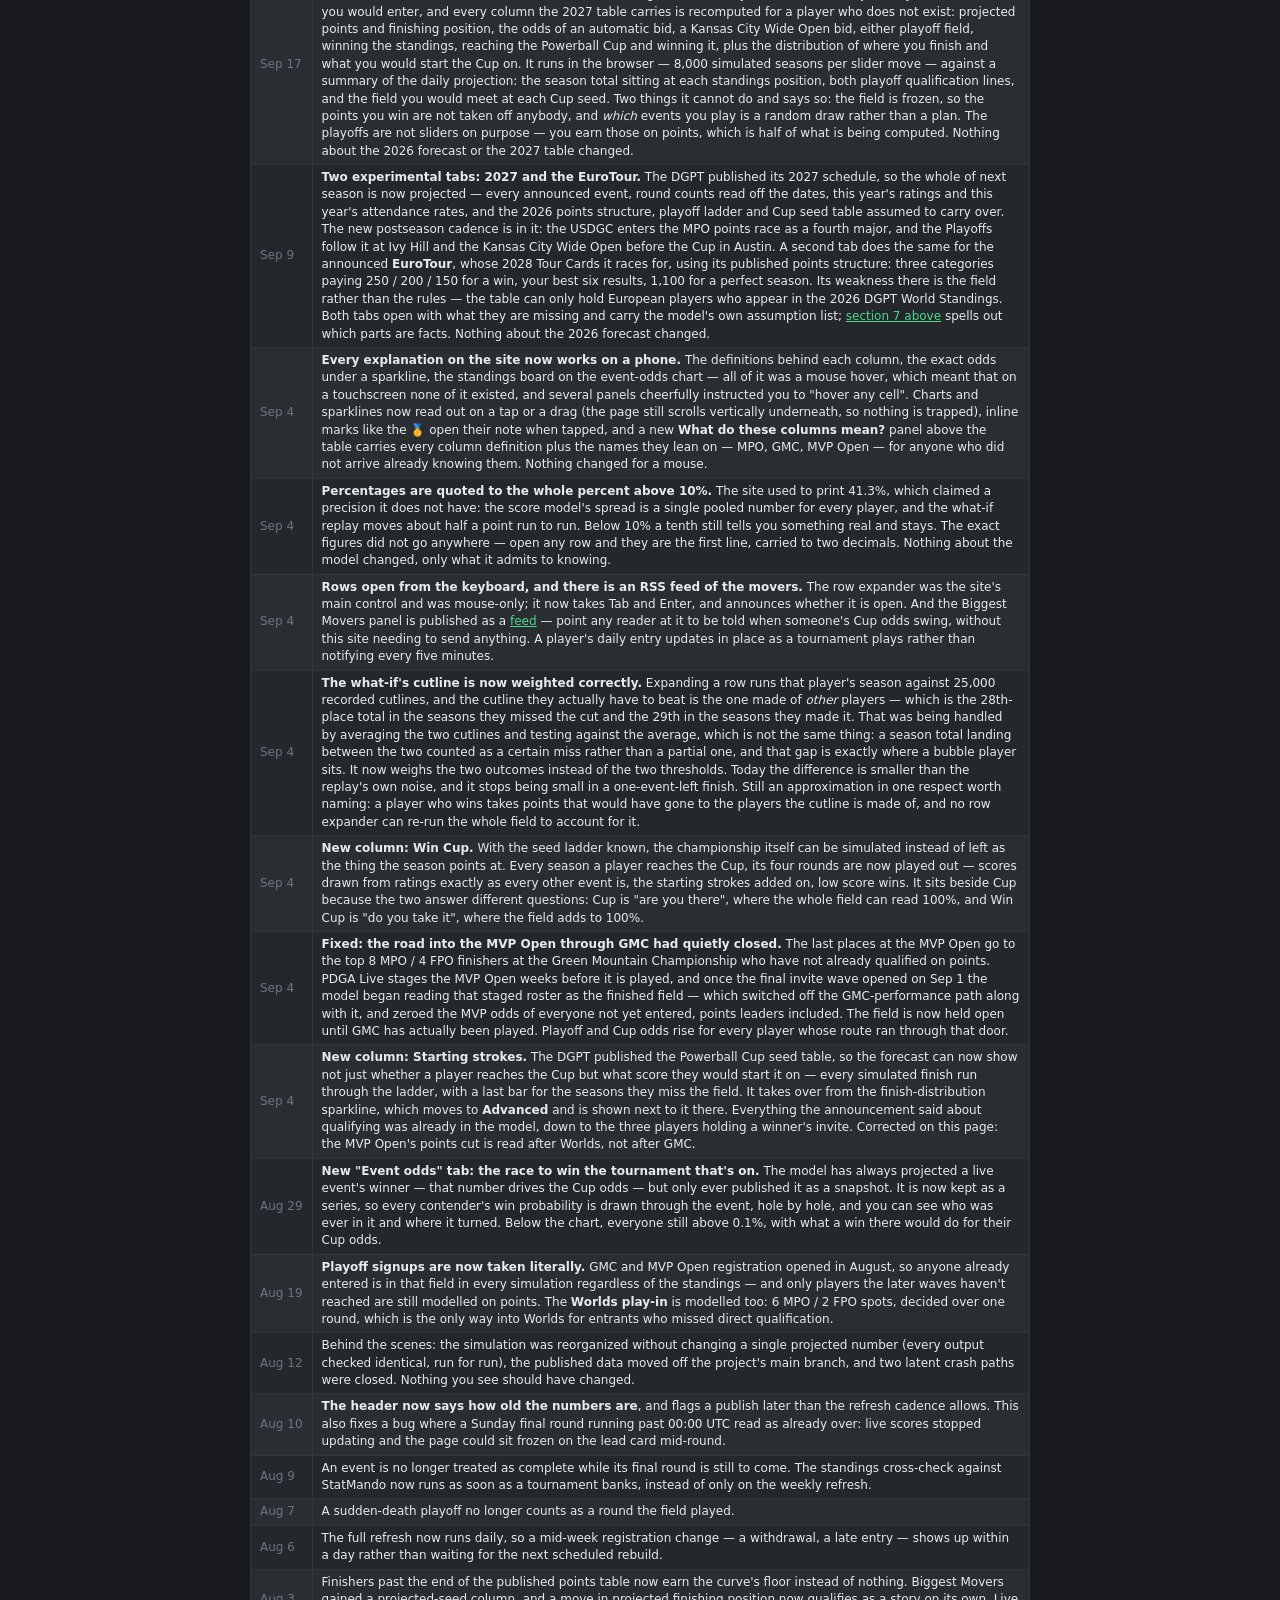
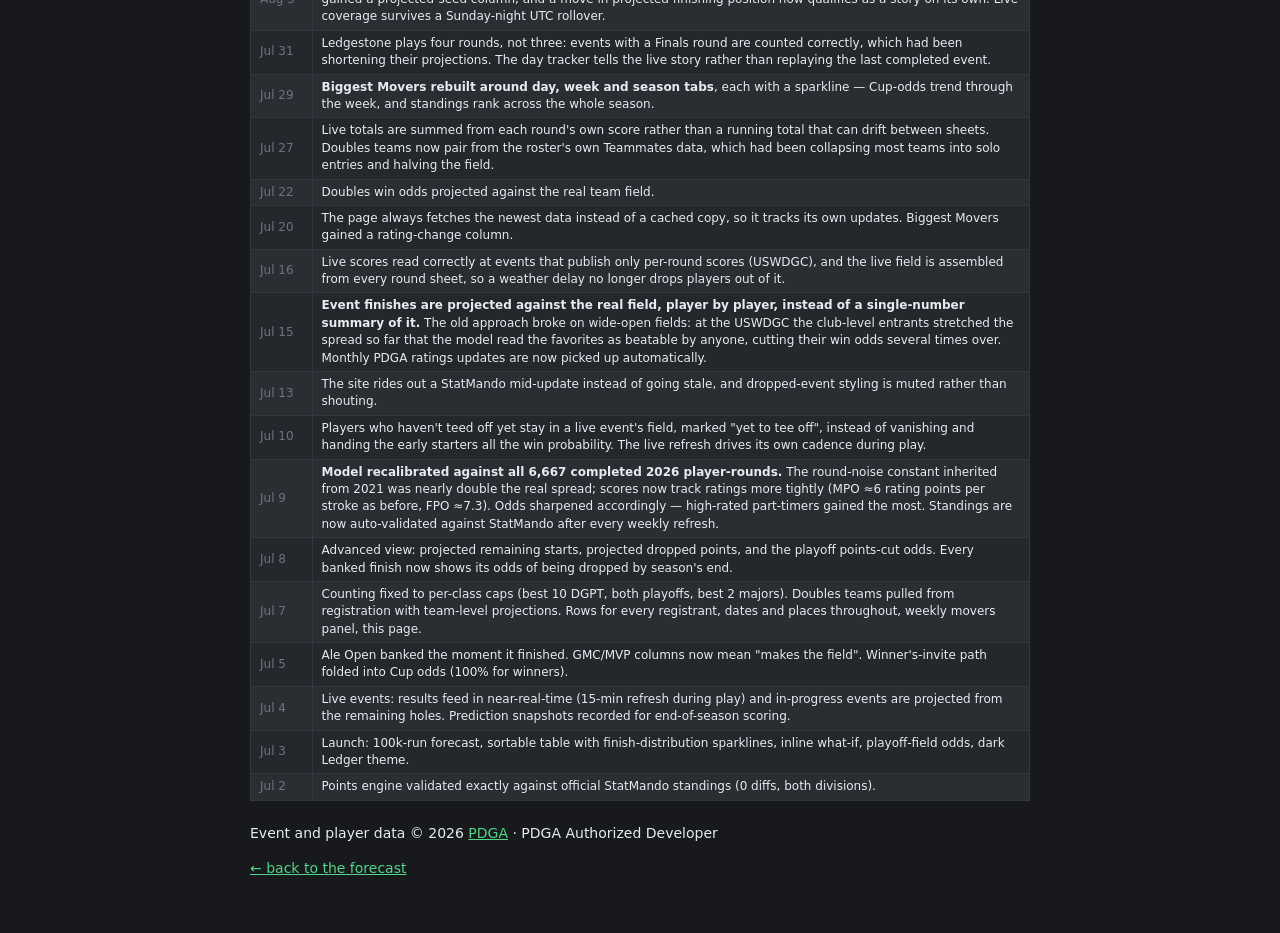
<file: docs/how-it-works.html>
<!doctype html>
<html lang="en">
<head>
<meta charset="utf-8">
<meta name="viewport" content="width=device-width, initial-scale=1">
<title>How the DGPT points system works</title>
<meta name="description" content="Plain-language guide to the 2026 DGPT points system: how events award points, what counts, and the three ways into the Powerball Cup.">
<meta property="og:type" content="article">
<meta property="og:title" content="How the DGPT points system works">
<meta property="og:description" content="How events award points, what counts toward the standings, and the three ways into the Powerball Cup.">
<meta property="og:url" content="https://dgoodenough.github.io/discgolf/how-it-works.html">
<meta property="og:image" content="https://dgoodenough.github.io/discgolf/card.png">
<meta name="twitter:card" content="summary_large_image">
<link rel="stylesheet" href="tokens.css">
<link rel="stylesheet" href="style.css">
<script data-goatcounter="https://dgoodenough.goatcounter.com/count"
        async src="//gc.zgo.at/count.js"></script>
</head>
<body class="ledger">
<div class="page">
  <h1>How the DGPT points system works</h1>
  <p class="hint"><a href="index.html">← back to the forecast</a></p>
  <p>The Disc Golf Pro Tour crowns its season champion at the <b>Powerball Cup</b>
  (the DGPT Championship). Who gets to play in it is decided by the
  <b>Powerball DGPT World Standings</b> — a season-long points race. This page
  explains how the points work, what counts, and how a player gets in.</p>

  <div class="band">1 · Every event awards points by finishing place</div>
  <p>Each points event awards points on a fixed curve: the winner gets the
  most, and every place after that gets a bit less, and every finisher earns
  something (FPO points bottom out at 1 from 50th place, MPO from 125th). Bigger events
  award more — the same curve is scaled up by event class:</p>
  <table class="table-ledger">
    <thead><tr><th>Event class</th><th class="num">Win awards</th><th>Scale</th></tr></thead>
    <tbody>
      <tr><td>DGPT (Elite Series)</td><td class="num">150</td><td>base curve</td></tr>
      <tr><td>DGPT+</td><td class="num">200</td><td>base × 4⁄3</td></tr>
      <tr><td>DGPT Playoffs</td><td class="num">250</td><td>base × 5⁄3</td></tr>
      <tr><td>PDGA Major</td><td class="num">300</td><td>base × 2</td></tr>
      <tr><td>Doubles Championship</td><td class="num">137.5</td><td>each partner gets half the combined points of the two singles places their team finish spans</td></tr>
      <tr><td>JomezPro Series</td><td class="num">20</td><td>flat bonus: 20 for a win, 10 for top 5, 5 for top 10</td></tr>
    </tbody>
  </table>
  <p><b>Ties</b> split the pot: everyone in a tie gets the average of the
  points for the places the tie covers (two players tied 2nd each get the
  average of 2nd- and 3rd-place points).</p>
  <details class="expl" id="points-table">
    <summary>Points for every finishing place, both divisions</summary>
    <div class="expl-body">
      <p class="expl-lede">The full curve for each division, scaled to each
      event class. Rows are merged where every column is the same. The two
      divisions share the top eight places and then part: FPO points fall
      away faster and reach the <b>1-point floor</b> at 50th, where MPO
      doesn't until 125th. Every finisher past the last row keeps its value.</p>
      <div class="pv-scroll">
      <table class="table-ledger" id="points-by-place">
        <thead>
          <tr><th rowspan="2">Place</th><th colspan="4">MPO</th><th colspan="4">FPO</th></tr>
          <tr><th class="num">DGPT</th><th class="num">DGPT+</th><th class="num">Playoffs</th><th class="num">Major</th><th class="num">DGPT</th><th class="num">DGPT+</th><th class="num">Playoffs</th><th class="num">Major</th></tr>
        </thead>
        <tbody>
          <tr><td>1st</td><td class="num">150</td><td class="num">200</td><td class="num">250</td><td class="num">300</td><td class="num">150</td><td class="num">200</td><td class="num">250</td><td class="num">300</td></tr>
          <tr><td>2nd</td><td class="num">125</td><td class="num">166.67</td><td class="num">208.33</td><td class="num">250</td><td class="num">125</td><td class="num">166.67</td><td class="num">208.33</td><td class="num">250</td></tr>
          <tr><td>3rd</td><td class="num">115</td><td class="num">153.33</td><td class="num">191.67</td><td class="num">230</td><td class="num">115</td><td class="num">153.33</td><td class="num">191.67</td><td class="num">230</td></tr>
          <tr><td>4th</td><td class="num">105</td><td class="num">140</td><td class="num">175</td><td class="num">210</td><td class="num">105</td><td class="num">140</td><td class="num">175</td><td class="num">210</td></tr>
          <tr><td>5th</td><td class="num">97</td><td class="num">129.33</td><td class="num">161.67</td><td class="num">194</td><td class="num">97</td><td class="num">129.33</td><td class="num">161.67</td><td class="num">194</td></tr>
          <tr><td>6th</td><td class="num">91</td><td class="num">121.33</td><td class="num">151.67</td><td class="num">182</td><td class="num">91</td><td class="num">121.33</td><td class="num">151.67</td><td class="num">182</td></tr>
          <tr><td>7th</td><td class="num">86</td><td class="num">114.67</td><td class="num">143.33</td><td class="num">172</td><td class="num">86</td><td class="num">114.67</td><td class="num">143.33</td><td class="num">172</td></tr>
          <tr><td>8th</td><td class="num">82</td><td class="num">109.33</td><td class="num">136.67</td><td class="num">164</td><td class="num">82</td><td class="num">109.33</td><td class="num">136.67</td><td class="num">164</td></tr>
          <tr><td>9th</td><td class="num">79</td><td class="num">105.33</td><td class="num">131.67</td><td class="num">158</td><td class="num">78</td><td class="num">104</td><td class="num">130</td><td class="num">156</td></tr>
          <tr><td>10th</td><td class="num">76</td><td class="num">101.33</td><td class="num">126.67</td><td class="num">152</td><td class="num">75</td><td class="num">100</td><td class="num">125</td><td class="num">150</td></tr>
          <tr><td>11th</td><td class="num">73</td><td class="num">97.33</td><td class="num">121.67</td><td class="num">146</td><td class="num">72</td><td class="num">96</td><td class="num">120</td><td class="num">144</td></tr>
          <tr><td>12th</td><td class="num">70</td><td class="num">93.33</td><td class="num">116.67</td><td class="num">140</td><td class="num">69</td><td class="num">92</td><td class="num">115</td><td class="num">138</td></tr>
          <tr><td>13th</td><td class="num">67</td><td class="num">89.33</td><td class="num">111.67</td><td class="num">134</td><td class="num">66</td><td class="num">88</td><td class="num">110</td><td class="num">132</td></tr>
          <tr><td>14th</td><td class="num">64</td><td class="num">85.33</td><td class="num">106.67</td><td class="num">128</td><td class="num">63</td><td class="num">84</td><td class="num">105</td><td class="num">126</td></tr>
          <tr><td>15th</td><td class="num">62</td><td class="num">82.67</td><td class="num">103.33</td><td class="num">124</td><td class="num">60</td><td class="num">80</td><td class="num">100</td><td class="num">120</td></tr>
          <tr><td>16th</td><td class="num">60</td><td class="num">80</td><td class="num">100</td><td class="num">120</td><td class="num">57</td><td class="num">76</td><td class="num">95</td><td class="num">114</td></tr>
          <tr><td>17th</td><td class="num">58</td><td class="num">77.33</td><td class="num">96.67</td><td class="num">116</td><td class="num">54</td><td class="num">72</td><td class="num">90</td><td class="num">108</td></tr>
          <tr><td>18th</td><td class="num">56</td><td class="num">74.67</td><td class="num">93.33</td><td class="num">112</td><td class="num">51</td><td class="num">68</td><td class="num">85</td><td class="num">102</td></tr>
          <tr><td>19th</td><td class="num">54</td><td class="num">72</td><td class="num">90</td><td class="num">108</td><td class="num">48</td><td class="num">64</td><td class="num">80</td><td class="num">96</td></tr>
          <tr><td>20th</td><td class="num">52</td><td class="num">69.33</td><td class="num">86.67</td><td class="num">104</td><td class="num">45</td><td class="num">60</td><td class="num">75</td><td class="num">90</td></tr>
          <tr><td>21st</td><td class="num">50</td><td class="num">66.67</td><td class="num">83.33</td><td class="num">100</td><td class="num">43.5</td><td class="num">58</td><td class="num">72.5</td><td class="num">87</td></tr>
          <tr><td>22nd</td><td class="num">48</td><td class="num">64</td><td class="num">80</td><td class="num">96</td><td class="num">42</td><td class="num">56</td><td class="num">70</td><td class="num">84</td></tr>
          <tr><td>23rd</td><td class="num">46</td><td class="num">61.33</td><td class="num">76.67</td><td class="num">92</td><td class="num">40.5</td><td class="num">54</td><td class="num">67.5</td><td class="num">81</td></tr>
          <tr><td>24th</td><td class="num">44</td><td class="num">58.67</td><td class="num">73.33</td><td class="num">88</td><td class="num">39</td><td class="num">52</td><td class="num">65</td><td class="num">78</td></tr>
          <tr><td>25th</td><td class="num">42</td><td class="num">56</td><td class="num">70</td><td class="num">84</td><td class="num">37.5</td><td class="num">50</td><td class="num">62.5</td><td class="num">75</td></tr>
          <tr><td>26th</td><td class="num">40</td><td class="num">53.33</td><td class="num">66.67</td><td class="num">80</td><td class="num">36</td><td class="num">48</td><td class="num">60</td><td class="num">72</td></tr>
          <tr><td>27th</td><td class="num">39</td><td class="num">52</td><td class="num">65</td><td class="num">78</td><td class="num">34.5</td><td class="num">46</td><td class="num">57.5</td><td class="num">69</td></tr>
          <tr><td>28th</td><td class="num">38</td><td class="num">50.67</td><td class="num">63.33</td><td class="num">76</td><td class="num">33</td><td class="num">44</td><td class="num">55</td><td class="num">66</td></tr>
          <tr><td>29th</td><td class="num">37</td><td class="num">49.33</td><td class="num">61.67</td><td class="num">74</td><td class="num">31.5</td><td class="num">42</td><td class="num">52.5</td><td class="num">63</td></tr>
          <tr><td>30th</td><td class="num">36</td><td class="num">48</td><td class="num">60</td><td class="num">72</td><td class="num">30</td><td class="num">40</td><td class="num">50</td><td class="num">60</td></tr>
          <tr><td>31st</td><td class="num">35</td><td class="num">46.67</td><td class="num">58.33</td><td class="num">70</td><td class="num">28.5</td><td class="num">38</td><td class="num">47.5</td><td class="num">57</td></tr>
          <tr><td>32nd</td><td class="num">34</td><td class="num">45.33</td><td class="num">56.67</td><td class="num">68</td><td class="num">27</td><td class="num">36</td><td class="num">45</td><td class="num">54</td></tr>
          <tr><td>33rd</td><td class="num">33</td><td class="num">44</td><td class="num">55</td><td class="num">66</td><td class="num">25.5</td><td class="num">34</td><td class="num">42.5</td><td class="num">51</td></tr>
          <tr><td>34th</td><td class="num">32</td><td class="num">42.67</td><td class="num">53.33</td><td class="num">64</td><td class="num">24</td><td class="num">32</td><td class="num">40</td><td class="num">48</td></tr>
          <tr><td>35th</td><td class="num">31</td><td class="num">41.33</td><td class="num">51.67</td><td class="num">62</td><td class="num">22.5</td><td class="num">30</td><td class="num">37.5</td><td class="num">45</td></tr>
          <tr><td>36th</td><td class="num">30</td><td class="num">40</td><td class="num">50</td><td class="num">60</td><td class="num">21</td><td class="num">28</td><td class="num">35</td><td class="num">42</td></tr>
          <tr><td>37th</td><td class="num">29</td><td class="num">38.67</td><td class="num">48.33</td><td class="num">58</td><td class="num">19.5</td><td class="num">26</td><td class="num">32.5</td><td class="num">39</td></tr>
          <tr><td>38th</td><td class="num">28</td><td class="num">37.33</td><td class="num">46.67</td><td class="num">56</td><td class="num">18</td><td class="num">24</td><td class="num">30</td><td class="num">36</td></tr>
          <tr><td>39th</td><td class="num">27</td><td class="num">36</td><td class="num">45</td><td class="num">54</td><td class="num">16.5</td><td class="num">22</td><td class="num">27.5</td><td class="num">33</td></tr>
          <tr><td>40th</td><td class="num">26</td><td class="num">34.67</td><td class="num">43.33</td><td class="num">52</td><td class="num">15</td><td class="num">20</td><td class="num">25</td><td class="num">30</td></tr>
          <tr><td>41st</td><td class="num">25</td><td class="num">33.33</td><td class="num">41.67</td><td class="num">50</td><td class="num">13.5</td><td class="num">18</td><td class="num">22.5</td><td class="num">27</td></tr>
          <tr><td>42nd</td><td class="num">24</td><td class="num">32</td><td class="num">40</td><td class="num">48</td><td class="num">12</td><td class="num">16</td><td class="num">20</td><td class="num">24</td></tr>
          <tr><td>43rd</td><td class="num">23</td><td class="num">30.67</td><td class="num">38.33</td><td class="num">46</td><td class="num">10.5</td><td class="num">14</td><td class="num">17.5</td><td class="num">21</td></tr>
          <tr><td>44th</td><td class="num">22</td><td class="num">29.33</td><td class="num">36.67</td><td class="num">44</td><td class="num">9</td><td class="num">12</td><td class="num">15</td><td class="num">18</td></tr>
          <tr><td>45th</td><td class="num">21</td><td class="num">28</td><td class="num">35</td><td class="num">42</td><td class="num">7.5</td><td class="num">10</td><td class="num">12.5</td><td class="num">15</td></tr>
          <tr><td>46th</td><td class="num">20</td><td class="num">26.67</td><td class="num">33.33</td><td class="num">40</td><td class="num">6</td><td class="num">8</td><td class="num">10</td><td class="num">12</td></tr>
          <tr><td>47th</td><td class="num">19</td><td class="num">25.33</td><td class="num">31.67</td><td class="num">38</td><td class="num">4.5</td><td class="num">6</td><td class="num">7.5</td><td class="num">9</td></tr>
          <tr><td>48th</td><td class="num">19</td><td class="num">25.33</td><td class="num">31.67</td><td class="num">38</td><td class="num">3</td><td class="num">4</td><td class="num">5</td><td class="num">6</td></tr>
          <tr><td>49th</td><td class="num">18</td><td class="num">24</td><td class="num">30</td><td class="num">36</td><td class="num">2</td><td class="num">2.67</td><td class="num">3.33</td><td class="num">4</td></tr>
          <tr><td>50th</td><td class="num">18</td><td class="num">24</td><td class="num">30</td><td class="num">36</td><td class="num">1</td><td class="num">1.33</td><td class="num">1.67</td><td class="num">2</td></tr>
          <tr><td>51st–52nd</td><td class="num">17</td><td class="num">22.67</td><td class="num">28.33</td><td class="num">34</td><td class="num">1</td><td class="num">1.33</td><td class="num">1.67</td><td class="num">2</td></tr>
          <tr><td>53rd–54th</td><td class="num">16</td><td class="num">21.33</td><td class="num">26.67</td><td class="num">32</td><td class="num">1</td><td class="num">1.33</td><td class="num">1.67</td><td class="num">2</td></tr>
          <tr><td>55th–56th</td><td class="num">15</td><td class="num">20</td><td class="num">25</td><td class="num">30</td><td class="num">1</td><td class="num">1.33</td><td class="num">1.67</td><td class="num">2</td></tr>
          <tr><td>57th–58th</td><td class="num">14</td><td class="num">18.67</td><td class="num">23.33</td><td class="num">28</td><td class="num">1</td><td class="num">1.33</td><td class="num">1.67</td><td class="num">2</td></tr>
          <tr><td>59th–60th</td><td class="num">13</td><td class="num">17.33</td><td class="num">21.67</td><td class="num">26</td><td class="num">1</td><td class="num">1.33</td><td class="num">1.67</td><td class="num">2</td></tr>
          <tr><td>61st–62nd</td><td class="num">12</td><td class="num">16</td><td class="num">20</td><td class="num">24</td><td class="num">1</td><td class="num">1.33</td><td class="num">1.67</td><td class="num">2</td></tr>
          <tr><td>63rd–64th</td><td class="num">11</td><td class="num">14.67</td><td class="num">18.33</td><td class="num">22</td><td class="num">1</td><td class="num">1.33</td><td class="num">1.67</td><td class="num">2</td></tr>
          <tr><td>65th–68th</td><td class="num">10</td><td class="num">13.33</td><td class="num">16.67</td><td class="num">20</td><td class="num">1</td><td class="num">1.33</td><td class="num">1.67</td><td class="num">2</td></tr>
          <tr><td>69th–72nd</td><td class="num">9</td><td class="num">12</td><td class="num">15</td><td class="num">18</td><td class="num">1</td><td class="num">1.33</td><td class="num">1.67</td><td class="num">2</td></tr>
          <tr><td>73rd–76th</td><td class="num">8</td><td class="num">10.67</td><td class="num">13.33</td><td class="num">16</td><td class="num">1</td><td class="num">1.33</td><td class="num">1.67</td><td class="num">2</td></tr>
          <tr><td>77th–80th</td><td class="num">7</td><td class="num">9.33</td><td class="num">11.67</td><td class="num">14</td><td class="num">1</td><td class="num">1.33</td><td class="num">1.67</td><td class="num">2</td></tr>
          <tr><td>81st–84th</td><td class="num">6</td><td class="num">8</td><td class="num">10</td><td class="num">12</td><td class="num">1</td><td class="num">1.33</td><td class="num">1.67</td><td class="num">2</td></tr>
          <tr><td>85th–88th</td><td class="num">5</td><td class="num">6.67</td><td class="num">8.33</td><td class="num">10</td><td class="num">1</td><td class="num">1.33</td><td class="num">1.67</td><td class="num">2</td></tr>
          <tr><td>89th–96th</td><td class="num">4</td><td class="num">5.33</td><td class="num">6.67</td><td class="num">8</td><td class="num">1</td><td class="num">1.33</td><td class="num">1.67</td><td class="num">2</td></tr>
          <tr><td>97th–108th</td><td class="num">3</td><td class="num">4</td><td class="num">5</td><td class="num">6</td><td class="num">1</td><td class="num">1.33</td><td class="num">1.67</td><td class="num">2</td></tr>
          <tr><td>109th–124th</td><td class="num">2</td><td class="num">2.67</td><td class="num">3.33</td><td class="num">4</td><td class="num">1</td><td class="num">1.33</td><td class="num">1.67</td><td class="num">2</td></tr>
          <tr><td>125th+</td><td class="num">1</td><td class="num">1.33</td><td class="num">1.67</td><td class="num">2</td><td class="num">1</td><td class="num">1.33</td><td class="num">1.67</td><td class="num">2</td></tr>
        </tbody>
      </table>
      </div>
      <p class="expl-note">Values are rounded to two decimals, as the official
      standings show them. <b>Doubles</b> isn't a column of its own: a team
      finishing <i>n</i>th gives each partner the average of the DGPT points for
      places 2<i>n</i>−1 and 2<i>n</i> (1st = (150 + 125) ⁄ 2 = 137.5). Ties
      average across the places they cover, as above.</p>
    </div>
  </details>

  <div class="band">2 · Not every finish counts</div>
  <p>A player's season total isn't everything they earned — each class of
  event has its own cap, so skipping events (or having a bad one) eventually
  stops hurting:</p>
  <table class="table-ledger">
    <thead><tr><th>Class</th><th>What counts</th></tr></thead>
    <tbody>
      <tr><td>DGPT + DGPT+ (incl. doubles)</td><td>best <b>10</b> finishes (of ~15 events)</td></tr>
      <tr><td>Playoffs (GMC + MVP Open)</td><td><b>both</b> count, always</td></tr>
      <tr><td>Majors</td><td>best <b>2</b> — MPO has 3 eligible majors, FPO has 4</td></tr>
      <tr><td>JomezPro bonus</td><td>all of it, on top</td></tr>
    </tbody>
  </table>
  <p>That's 14 counted finishes plus bonus, for a theoretical maximum of
  <b>2,800 points</b>. Wrinkles: the Heinola Open awards <b>no FPO points</b>
  (it ends four days before the U.S. Women's Championship), and the
  <b>USDGC awards no points</b> because it falls after the points season ends at
  the MVP Open. In the forecast's expanded player view, finishes that don't
  count are struck through.</p>

  <div class="band">3 · How you make the Powerball Cup</div>
  <p>The Cup field is <b>32 MPO / 20 FPO</b>. Three ways in:</p>
  <ul>
    <li><b>Automatic bid</b> — finish the season top <b>28</b> MPO / top <b>18</b> FPO in the standings.</li>
    <li><b>Playoff run</b> — the top <b>4</b> MPO / <b>2</b> FPO finishers at the MVP Open who missed the standings cut take the last spots.</li>
    <li><b>Winner's invite</b> — win any DGPT Elite or Major singles event and you're in regardless, added as a bottom seed without bumping anyone (doubles and Jomez wins don't qualify).</li>
  </ul>
  <p>The playoffs themselves are gated by the standings, both read at the
  same moment — where the table stood <b>after Pro Worlds</b>, the last major
  of the season. The <b>Green Mountain Championship</b> field is the top 100
  MPO / 50 FPO (expanding to 120/60 if it doesn't fill), and the <b>MVP
  Open</b> field is the top 72/36, plus the top 8/4 GMC finishers from
  outside that line. So a hot September can carry a player from 90th place
  all the way into the Cup.</p>

  <p>Neither field opens all at once — each is invited in waves, and every
  wave that opens stays open:</p>
  <table class="table-ledger">
    <thead><tr><th>Opens</th><th>Event</th><th>Who</th></tr></thead>
    <tbody>
      <tr><td>Mar 23</td><td>GMC</td><td>Full Tour Card holders rated <b>1010+</b> MPO / <b>930+</b> FPO</td></tr>
      <tr><td>Aug 13</td><td>GMC</td><td>Standings wave 1 — top <b>60</b> MPO / <b>30</b> FPO</td></tr>
      <tr><td>Aug 13</td><td>MVP Open</td><td>Tier 1 — top <b>50</b> MPO / <b>25</b> FPO (post-Ledgestone)</td></tr>
      <tr><td>Sep 1</td><td>GMC</td><td>Standings wave 2 — top <b>100</b> MPO / <b>50</b> FPO</td></tr>
      <tr><td>Sep 1</td><td>MVP Open</td><td>Tier 2 — top <b>72</b> MPO / <b>36</b> FPO (post-Worlds)</td></tr>
      <tr><td>Sep 20</td><td>MVP Open</td><td>Decided at GMC — the top <b>8</b> MPO / <b>4</b> FPO finishers from outside the tier lines</td></tr>
    </tbody>
  </table>
  <p>That last row is a wave you win rather than one you are invited to, and
  it is the reason the MVP Open's field cannot be settled early: however
  complete its entry list looks in September, the players who take those
  spots are not known until GMC has been played.</p>
  <p>The forecast reads the published signup lists and <b>takes them
  literally</b>: a player who has entered is in that field in every simulated
  season, wherever the standings finish — which is how a tour-card holder
  ranked outside the top 100 ends up playing GMC. A player who has
  <em>not</em> entered still gets in on points, because the waves that would
  reach them haven't opened yet. That uncertainty shrinks with every wave.</p>

  <div class="band">4 · What a seed is worth</div>
  <p>The standings don't only decide who plays the Cup — they decide what
  score each qualifier starts on. The Powerball Cup is four rounds of stroke
  play at <b>Ivy Hill</b>, Lynchburg, Virginia, Oct 15–18, and every player
  tees off on a <b>starting score set by their World Standings position</b>.
  A season spent climbing the table is carried onto the first tee:</p>
  <table class="table-ledger">
    <thead><tr><th>Starts at</th><th>MPO standings rank</th><th>FPO standings rank</th></tr></thead>
    <tbody>
      <tr><td><b>−7</b></td><td>1st</td><td class="dim">—</td></tr>
      <tr><td><b>−6</b></td><td>2nd</td><td>1st</td></tr>
      <tr><td><b>−5</b></td><td>3rd–4th</td><td>2nd</td></tr>
      <tr><td><b>−4</b></td><td>5th–8th</td><td>3rd–4th</td></tr>
      <tr><td><b>−3</b></td><td>9th–12th</td><td>5th–8th</td></tr>
      <tr><td><b>−2</b></td><td>13th–16th</td><td>9th–12th</td></tr>
      <tr><td><b>−1</b></td><td>17th–24th</td><td>13th–16th</td></tr>
      <tr><td><b>even</b></td><td>25th–28th, plus wildcards</td><td>17th–18th, plus wildcards</td></tr>
    </tbody>
  </table>
  <p>The two ladders are the same ladder, FPO's one stroke lower throughout —
  which is 2026's single change to the format: both top seeds gave up a stroke
  from 2025's −8 and −7. Everyone who arrives from outside the standings cut
  is a <b>bottom seed at even</b>: the four MPO / two FPO wildcards out of the
  MVP Open, and any event winner playing on the special invite. The tour's
  wider format review is due to be announced later this year, for 2027.</p>
  <p>So the forecast publishes the ladder as its own column. <b>Starting
  strokes</b> runs each simulated season's finishing position through the table
  above and shows the distribution of the score that player would tee off on,
  with a last bar for the seasons they never make the field at all — a
  qualification picture and a seeding picture in one. The finish-distribution
  sparkline it replaces is still there under <b>Advanced</b>, alongside it.</p>
  <p>And once the strokes are known, the Cup can be played. <b>Win Cup</b> is
  the championship itself, simulated: in every season where a player reaches
  Lynchburg, their four rounds are drawn from their rating the same way every
  other event on this site is drawn, the seed's head start is added to the
  total, and the lowest score wins. Read it against <b>Cup</b> next to it —
  Cup is a question each player answers alone, so 32 of them can all sit at
  100%; Win Cup is a race, so the whole field's odds add to 100% instead. It
  is the one number here that says a stroke of seeding is worth exactly a
  stroke, rather than assuming the best player wins.</p>
  <p>This is also why a seeding battle between two players who are already
  locked in is still a battle, and why <b>Biggest Movers</b> tracks projected
  final seed next to Cup odds: once qualification odds hit 100%, position is
  the only thing left to win. And the week is worth more than any other on
  tour — a record
  <a href="https://www.dgpt.com/announcements/2026-powerball-cup-purse/">$350,000
  purse</a>, $50,000 of it to each of the MPO and FPO winners.</p>

  <div class="band">5 · The Worlds play-in</div>
  <p>Pro Worlds fills most of its field on tour and PDGA criteria and leaves a
  few spots open. Those are decided at a <b>one-round play-in</b> the week of
  the event: the top <b>6 MPO</b> and <b>2 FPO</b> advance into the Worlds
  field. The play-in awards no World Standings points itself, so it has no row
  in the schedule — but Worlds is a major, so winning through it is a door
  into 300-point finishes. Players on the entry list who missed direct
  qualification carry a <b>play-in</b> flag on the Worlds row in their
  expanded view, showing how often they win a spot. It is raced against the
  whole entry list, entrants with no World Standings row included, so those
  spots stay as scarce in the model as they are on the course — and the two
  divisions look nothing alike. The 2026 MPO play-in drew 53 players, nine of
  them with a standings row and none of them near the Cup; the FPO play-in
  drew five, all five ranked, competing for two spots.</p>

  <div class="band">6 · What the forecast does with all this</div>
  <p>The forecast simulates the rest of the season 100,000 times: each
  player's scores are drawn from their PDGA rating, fields come from real
  registration lists (or participation patterns where registration isn't
  open, or the qualification rules above where a field is invited rather than
  entered), live events are projected from the holes actually remaining, and
  every rule above is applied to every simulated season. The percentages you
  see are just how often each outcome happened. Full methodology and source:
  <a href="https://github.com/dgoodenough/discgolf">github.com/dgoodenough/discgolf</a>.</p>

  <div class="band" id="experimental">7 · The experimental tabs: 2027, What if, and the EuroTour</div>
  <p>Everything above describes a season being played. The <b>2027</b> and
  <b>EuroTour</b> tabs describe two that have not started, and they are a
  different kind of thing — a projection built out of a schedule announcement
  rather than a forecast built out of results. The <b>What if</b> tab is a
  third thing again: it drops a player who does not exist into the 2027 field.
  All three are labelled experimental on the page for a reason, and it is worth
  knowing exactly which parts are facts and which are ours.</p>

  <p><b>What is real.</b> The calendar. The DGPT published the 2027 schedule:
  every event, its designation, its host city and its dates. Round counts are
  read off those dates — a three-day stop plays three rounds, Pro Worlds'
  five-day window five — which is the rule every 2026 event obeys. Three
  structural changes are real too, and they are the interesting part: the
  postseason moves behind the <b>USDGC</b>, which enters the MPO points race
  for the first time as a fourth major; the Playoffs move to <b>Ivy Hill</b>
  and the <b>Kansas City Wide Open</b>, with the Cup in Austin; and the
  JomezPro Series grows from three stops to <b>seven</b>, which quietly makes
  its all-counting bonus pool one of the larger terms in a touring pro's
  season total.</p>

  <p><b>What is assumed on the 2027 tab.</b> That the points structure does
  not change: same per-place curves, same class multipliers, same per-class
  counting caps (best 10 DGPT, both playoffs, best 2 majors, all JomezPro
  bonus), same playoff qualification windows and the same Cup seed ladder,
  with Ivy Hill inheriting the Green Mountain Championship's rules and the
  Kansas City Wide Open the MVP Open's. That players carry today's ratings
  into next season unchanged. And that each of them plays the same <i>share</i>
  of US stops, European stops and JomezPro stops as they played this year —
  applied to a bigger calendar, so more starts rather than the same ones. The
  weakest single assumption is the USDGC: it is an invitational whose 2027
  invitation rules are not published, and it is modelled here like any other
  US stop.</p>

  <p><b>The EuroTour's scoring is published, and it is used as published.</b>
  Eight events across three points categories, each paying a fixed amount for a
  win and counting a fixed number of results:</p>

  <table class="table-ledger">
    <thead><tr><th>Cat.</th><th>Win</th><th>Events</th><th class="num">Counted</th><th class="num">Max</th></tr></thead>
    <tbody>
      <tr><td>1</td><td>250</td><td>European Disc Golf Championships, European Open</td><td class="num">best 1 of 2</td><td class="num">250</td></tr>
      <tr><td>2</td><td>200</td><td>both European Elite Series stops, the Pärnu Open</td><td class="num">best 2 of 3</td><td class="num">400</td></tr>
      <tr><td>3</td><td>150</td><td>RPM Open, Turku Open, your National Championship</td><td class="num">all 3</td><td class="num">450</td></tr>
    </tbody>
  </table>

  <p>Six results counted, and 1,100 points for a perfect season — the DGPT's
  own figure, which is the arithmetic check that the table above has been read
  correctly. The counting caps are the interesting part rather than the points:
  category 1 is the only place to bank 250 and it can only be banked once, so
  winning both the European Championships and the European Open is worth no
  more than winning either, while category 3 discards nothing and gives a
  player who cannot travel a floor to build on. The 2028 card bands are
  published too: a Full Tour Card to the top 6 MPO / top 3 FPO, a EuroTour Card
  through 24th / 12th.</p>

  <p><b>What is assumed there.</b> Only the win value of each category is
  published, so the shape of the curve below first place is ours — the DGPT's
  own per-place curve, scaled so first pays the category's number. That scaling
  lands category 3 on exactly the Elite Series curve and categories 2 and 1 on
  the DGPT+ and Playoff multipliers, which is a good sign that it is how the
  table was built, but it is still an inference. The national championship
  weekend is modelled as parallel single-country fields, which is what the
  eligibility rules describe — entry restricted by citizenship or residence,
  one championship per player — with the smallest federations pooled into a
  single regional championship, itself an eligible category, so that a lone
  entrant cannot win a national title unopposed every season.</p>

  <p><b>The EuroTour tab's real blind spot is its roster.</b> It is built from
  players who appear in the 2026 DGPT World Standings, which is where the
  ratings and the attendance rates come from. A European who plays only
  domestic events has no row in it, and in a real EuroTour standings a good
  number of them certainly would. At the three stops that are open to the whole
  tour — the European Open and both European Elite Series events — the model at
  least races the table against an outside field drawn from the rest of the
  standings, so a European's finish there is set against everyone who shows up
  rather than against Europeans alone. Nowhere else can it do that. Read the
  table as "how the players we can see would fare", not as the field.</p>

  <p><b>Displacement is not modelled.</b> A European who has already earned a
  Full Tour Card through the DGPT World Standings passes their EuroTour Card
  down the standings, and a Full Tour Card winner may elect to take a EuroTour
  Card instead if they expect less US travel. Both rules only ever push cards
  <i>further down</i>, so for a player sitting just outside a band the odds here
  are a floor.</p>

  <p><b>The What-if tab is the 2027 projection asked backwards.</b> Instead of
  "where does this player finish", it asks "what would it take" — set a rating
  and a number of DGPT, DGPT+, major and JomezPro starts, and it reports every
  column the 2027 table carries for a player who does not exist. It runs in
  your browser, 8,000 simulated seasons every time you move a slider, against a
  summary of the projection the daily refresh ships alongside it: the season
  totals sitting at each standings position, the two playoff qualification
  lines, the odds a given finish at a playoff event wins a Cup place, and the
  ratings you would meet at each Cup seed.</p>

  <p><b>What it adds to the assumptions above.</b> Four things, and the tab
  lists all four. The field is <i>frozen</i>: you are added to the standings
  rather than swapped into them, so every point you win is a point nobody else
  loses — which flatters you most where the race is tightest, and at the very
  top means you are racing a player the model still has winning the season.
  Which events you play is a fresh random draw from each class every simulated
  season, so a player who only entered the stops that suit them would do better
  than this. The doubles championship is left off entirely, because it needs a
  partner and 2027 pairings cannot be known. And the Cup is played out against
  the mean rating at each seed rather than against a distribution of who holds
  it. The two playoff events are deliberately <i>not</i> sliders: you qualify
  for those on points or you do not, and watching that happen as you drag the
  others is most of the point.</p>

  <p>The 2027 and EuroTour tables are rebuilt once a day off the current
  standings, at 20,000 simulated seasons rather than 100,000 — the assumptions
  above are worth far more uncertainty than the extra runs would buy back. The
  What-if tab reads the same daily bundle and does its own arithmetic as you
  move the controls.</p>

  <div class="band">Changelog</div>
  <table class="table-ledger">
    <tbody>
      <tr><td class="changelog-date">Sep 27</td><td><b>The MVP Open is allowed to finish on Monday.</b> The DGPT has pre-authorized a Monday return to finish round 3, or to settle a tie for the win or for a Cup place. PDGA still lists the event as ending Sunday, and the forecast used to treat the day after an event's end date as final. So a Monday finish would have been banked on Monday morning from Sunday's unfinished scores. The event now stays live, and unbanked, until the scoreboard says it is done. A tie for first no longer counts as a result until the playoff is played. Also fixed: once the MVP Open was banked, the four MPO and two FPO Cup places it awards for finishing position dropped out of the Cup odds. They now come from the actual result. And if the final round moves to one of the DGPT's shortened 13- or 9-hole layouts, the live odds count the holes that are actually left, not a full 18.</td></tr>
      <tr><td class="changelog-date">Sep 26</td><td><b>New column: If over now.</b> With weather threatening the MVP Open, the forecast's one built-in assumption — that every round gets played — is the thing most worth seeing past. While an event is live, this column shows where each player would finish the standings if play stopped now and the event went final: not a forecast, one answer. It is scored the way a called-off event is scored, not off the live leaderboard. Completed rounds count in full, and a round in progress counts only on the holes <b>every</b> player has finished, so if a lightning stop leaves the early cards through 18 and the late ones through 9, holes 1–9 count for everyone and the rest are thrown away. Because the MVP Open is the last event before the Cup, the column also settles the Cup field: the rank is green inside it and red for a contender who would miss, with <b>MVP</b> and <b>inv</b> marking the spots won by an MVP Open finish or an event-win invite. The ▲▼ is the move from the standings as they stand before the event. Tap a rank for the points and the starting strokes.</td></tr>
      <tr><td class="changelog-date">Sep 23</td><td><b>The full points table is published.</b> Section 1 now has the points for every finishing place in both divisions, at each event class, under <a href="#points-table">Points for every finishing place</a>. It is generated from the same curve the forecast scores with, and a test keeps the two in step.</td></tr>
      <tr><td class="changelog-date">Sep 22</td><td><b>A gap to the cutline now comes with a price, and there is a head-to-head panel.</b> "137 short" is a true number that nobody can act on. On the What's left tab, the cutline chart now also draws the line where it lands in a kind season and in a cruel one — its 10th and 90th percentiles either side of the median — and a table under it prices all three as a <b>finishing place at the last event on the calendar</b>: the worst place that still carries a player over each line. The reason the same gap costs two players different finishes is the 2026 counting caps. A result is only worth what it beats, so a player whose best two playoff finishes are already banked keeps only the difference, and the arithmetic has to run through their own pools rather than off the points table. Below it, <b>Head to head</b> takes any two players still in contention and answers the other question: not how far from the line, but how far from each other. Pick a pair and it walks the leader's weekend down the points curve — a win, a podium, a 20th, dead last — and for each one gives the finish the chaser needs and how many places clear of them that is. The margin is not a fixed number, because the curve is brutally top-heavy: catching someone who finishes 3rd is a different task from catching the same player finishing 30th, and against a big enough lead the panel says so outright rather than printing a column of dashes. Both are exact arithmetic on the published curve, not a simulation — they say what has to happen, not how likely it is, which is what the rest of the tab is for.</td></tr>
      <tr><td class="changelog-date">Sep 20</td><td><b>The event-odds tab now shows who went out, who came back, and when.</b> Under the win-probability chart there is a tally of <b>skulls</b> — one for each player who, at that moment, took none of the ten thousand simulated tournaments. That is the strongest thing this model can say about anybody: with 10,000 runs it is not "unlikely", it is the resolution floor. They are sparse on Thursday and a wall of them on Sunday afternoon. Climbing back out takes ten times that, 0.1%, which is what the rest of the tab means by alive — do it and you get a <b>phoenix</b>. The gap between the two thresholds is deliberate: on a single one, a player sitting on the floor flickers between marks every few minutes, and across the races on file the gap holds the worst case to two deaths for any one player while keeping the bird genuinely rare, about one an event. The table below is no longer cut at 0.1% either — it carries <b>the whole field</b>, everyone still alive first and then the players who have fallen through, most recently out at the top, with a new <b>Out</b> column giving the moment each one went. A player who was never above the floor reads "never" rather than a time, because being recorded for your place on the leaderboard is not the same as having been in it. The thresholds are each player's own odds, not the fork chart's lines: those are scores, and a player slips under one without playing a bad hole whenever the field ahead of them birdies.</td></tr>
      <tr><td class="changelog-date">Sep 20</td><td><b>Fixed: the event-odds charts were unreachable past halfway on a phone.</b> They are held to a minimum width so a dozen labelled lines stay readable, which on a 390px screen leaves a little over half the chart off the side of its own scroll box — and the tap-to-read handler had claimed the horizontal drag, so no gesture was left that could scroll to the rest. A sideways swipe now moves the chart and a tap still reads it out. Nothing changed for a mouse, where hovering scrubs exactly as before.</td></tr>
      <tr><td class="changelog-date">Sep 20</td><td><b>The event-odds charts no longer spend most of their width on nobody playing.</b> The time axis was real wall-clock, which sounds like the honest choice and mostly wasn't: scoring is recorded about every six minutes while a round is on and then not at all until the next morning, so across the four races on file between <b>69% and 81%</b> of the axis was dead ground and the tournament itself was squeezed into the gaps between the nights. Any stretch longer than twenty-five minutes is now drawn at twenty-five minutes, with a break mark on the axis showing where the clock was cut. Nothing is hidden by that: a block is only recorded when the scoring actually moved, so every line crossed those hours as a single straight segment either way, and inside a round the spacing is untouched — a frantic finish is still wide and a slow stretch still narrow. The chart also now labels each run of play by its day rather than ruling off at midnight, and <b>a new picker crops both charts to one day</b>, rescaling them to it. Neither the day picker nor the axis moves a number. There is deliberately no drag-to-zoom: horizontal drag is how these charts are read on a phone, and a zoom box would have to fight the readout for the same finger.</td></tr>
      <tr><td class="changelog-date">Sep 19</td><td><b>The fork line now sets its lines by risk.</b> Yesterday's version cut them on each player's own win probability — the worst score still holding better than 10%, better than 1%, and so on. That reads like a calibrated statement and is not one: how much of the field sits below such a line depends on how many players clear the bar, so measured across this season's recorded updates the "10%" line carried a median 13% chance of being wrong, and 47% at its worst. A label that swings four-fold behind a fixed number is not telling you anything. The lines are now quantiles of the winner's score instead. Walk the board down from the leader adding up win probability, and stop once you have covered 80%, 95% or 99.5% of it; what is left below is the chance the call is wrong, so each line is labelled by its own error rate — <b>1 in 5</b>, <b>1 in 20</b>, <b>1 in 200</b>. Over a 24-event season, and checking once an event, the 1-in-20 line is being wrong about once a season and the 1-in-200 line about once a decade. Scrubbing the chart now also reports how many players are still in it at each tolerance. The reading is unchanged in the one way that matters — the guarantee runs downward, and above a line nothing is promised — and nothing about the model or any projected number changed.</td></tr>
      <tr><td class="changelog-date">Sep 18</td><td><b>New on the Event odds tab: the fork line.</b> Borrowed from the Upshot podcast, whose question about a player on the leaderboard is "at what line can you stick a fork in them, cause they're done?" The chart above it asks who is winning; this one answers the question everyone outside the lead card is asking, which is how far back the tournament is still live. Each line is a score rather than a probability — the worst number on the board still holding better than 10%, 1%, 0.1%, and better than nothing at all — drawn through the event on the same axis as the race above it, so a vertical slice is the same instant in both. Read it downward: below a line there is nobody above those odds, because if there were, the line would be down there with them. Above one, nothing is promised — a player can sit on the leaders' score and still be a longshot — so each band is a ceiling rather than a guarantee. Tap or drag for the whole ladder at any point in the event, including who was holding each line there. Nothing about the model or any projected number changed; this is a second reading of the live win probabilities already being recorded.</td></tr>
      <tr><td class="changelog-date">Sep 17</td><td><b>New tab: What if.</b> The 2027 tab answers "who makes the Cup". This one answers the question people actually ask at a tournament — <i>what would it take?</i> Set a rating and how many DGPT, DGPT+, major and JomezPro events you would enter, and every column the 2027 table carries is recomputed for a player who does not exist: projected points and finishing position, the odds of an automatic bid, a Kansas City Wide Open bid, either playoff field, winning the standings, reaching the Powerball Cup and winning it, plus the distribution of where you finish and what you would start the Cup on. It runs in the browser — 8,000 simulated seasons per slider move — against a summary of the daily projection: the season total sitting at each standings position, both playoff qualification lines, and the field you would meet at each Cup seed. Two things it cannot do and says so: the field is frozen, so the points you win are not taken off anybody, and <i>which</i> events you play is a random draw rather than a plan. The playoffs are not sliders on purpose — you earn those on points, which is half of what is being computed. Nothing about the 2026 forecast or the 2027 table changed.</td></tr>
      <tr><td class="changelog-date">Sep 9</td><td><b>Two experimental tabs: 2027 and the EuroTour.</b> The DGPT published its 2027 schedule, so the whole of next season is now projected — every announced event, round counts read off the dates, this year's ratings and this year's attendance rates, and the 2026 points structure, playoff ladder and Cup seed table assumed to carry over. The new postseason cadence is in it: the USDGC enters the MPO points race as a fourth major, and the Playoffs follow it at Ivy Hill and the Kansas City Wide Open before the Cup in Austin. A second tab does the same for the announced <b>EuroTour</b>, whose 2028 Tour Cards it races for, using its published points structure: three categories paying 250 / 200 / 150 for a win, your best six results, 1,100 for a perfect season. Its weakness there is the field rather than the rules — the table can only hold European players who appear in the 2026 DGPT World Standings. Both tabs open with what they are missing and carry the model's own assumption list; <a href="#experimental">section 7 above</a> spells out which parts are facts. Nothing about the 2026 forecast changed.</td></tr>
      <tr><td class="changelog-date">Sep 4</td><td><b>Every explanation on the site now works on a phone.</b> The definitions behind each column, the exact odds under a sparkline, the standings board on the event-odds chart — all of it was a mouse hover, which meant that on a touchscreen none of it existed, and several panels cheerfully instructed you to "hover any cell". Charts and sparklines now read out on a tap or a drag (the page still scrolls vertically underneath, so nothing is trapped), inline marks like the 🥇 open their note when tapped, and a new <b>What do these columns mean?</b> panel above the table carries every column definition plus the names they lean on — MPO, GMC, MVP Open — for anyone who did not arrive already knowing them. Nothing changed for a mouse.</td></tr>
      <tr><td class="changelog-date">Sep 4</td><td><b>Percentages are quoted to the whole percent above 10%.</b> The site used to print 41.3%, which claimed a precision it does not have: the score model's spread is a single pooled number for every player, and the what-if replay moves about half a point run to run. Below 10% a tenth still tells you something real and stays. The exact figures did not go anywhere — open any row and they are the first line, carried to two decimals. Nothing about the model changed, only what it admits to knowing.</td></tr>
      <tr><td class="changelog-date">Sep 4</td><td><b>Rows open from the keyboard, and there is an RSS feed of the movers.</b> The row expander was the site's main control and was mouse-only; it now takes Tab and Enter, and announces whether it is open. And the Biggest Movers panel is published as a <a href="data/movers.xml">feed</a> — point any reader at it to be told when someone's Cup odds swing, without this site needing to send anything. A player's daily entry updates in place as a tournament plays rather than notifying every five minutes.</td></tr>
      <tr><td class="changelog-date">Sep 4</td><td><b>The what-if's cutline is now weighted correctly.</b> Expanding a row runs that player's season against 25,000 recorded cutlines, and the cutline they actually have to beat is the one made of <i>other</i> players — which is the 28th-place total in the seasons they missed the cut and the 29th in the seasons they made it. That was being handled by averaging the two cutlines and testing against the average, which is not the same thing: a season total landing between the two counted as a certain miss rather than a partial one, and that gap is exactly where a bubble player sits. It now weighs the two outcomes instead of the two thresholds. Today the difference is smaller than the replay's own noise, and it stops being small in a one-event-left finish. Still an approximation in one respect worth naming: a player who wins takes points that would have gone to the players the cutline is made of, and no row expander can re-run the whole field to account for it.</td></tr>
      <tr><td class="changelog-date">Sep 4</td><td><b>New column: Win Cup.</b> With the seed ladder known, the championship itself can be simulated instead of left as the thing the season points at. Every season a player reaches the Cup, its four rounds are now played out — scores drawn from ratings exactly as every other event is, the starting strokes added on, low score wins. It sits beside Cup because the two answer different questions: Cup is "are you there", where the whole field can read 100%, and Win Cup is "do you take it", where the field adds to 100%.</td></tr>
      <tr><td class="changelog-date">Sep 4</td><td><b>Fixed: the road into the MVP Open through GMC had quietly closed.</b> The last places at the MVP Open go to the top 8 MPO / 4 FPO finishers at the Green Mountain Championship who have not already qualified on points. PDGA Live stages the MVP Open weeks before it is played, and once the final invite wave opened on Sep 1 the model began reading that staged roster as the finished field — which switched off the GMC-performance path along with it, and zeroed the MVP odds of everyone not yet entered, points leaders included. The field is now held open until GMC has actually been played. Playoff and Cup odds rise for every player whose route ran through that door.</td></tr>
      <tr><td class="changelog-date">Sep 4</td><td><b>New column: Starting strokes.</b> The DGPT published the Powerball Cup seed table, so the forecast can now show not just whether a player reaches the Cup but what score they would start it on — every simulated finish run through the ladder, with a last bar for the seasons they miss the field. It takes over from the finish-distribution sparkline, which moves to <b>Advanced</b> and is shown next to it there. Everything the announcement said about qualifying was already in the model, down to the three players holding a winner's invite. Corrected on this page: the MVP Open's points cut is read after Worlds, not after GMC.</td></tr>
      <tr><td class="changelog-date">Aug 29</td><td><b>New "Event odds" tab: the race to win the tournament that's on.</b> The model has always projected a live event's winner — that number drives the Cup odds — but only ever published it as a snapshot. It is now kept as a series, so every contender's win probability is drawn through the event, hole by hole, and you can see who was ever in it and where it turned. Below the chart, everyone still above 0.1%, with what a win there would do for their Cup odds.</td></tr>
      <tr><td class="changelog-date">Aug 19</td><td><b>Playoff signups are now taken literally.</b> GMC and MVP Open registration opened in August, so anyone already entered is in that field in every simulation regardless of the standings — and only players the later waves haven't reached are still modelled on points. The <b>Worlds play-in</b> is modelled too: 6 MPO / 2 FPO spots, decided over one round, which is the only way into Worlds for entrants who missed direct qualification.</td></tr>
      <tr><td class="changelog-date">Aug 12</td><td>Behind the scenes: the simulation was reorganized without changing a single projected number (every output checked identical, run for run), the published data moved off the project's main branch, and two latent crash paths were closed. Nothing you see should have changed.</td></tr>
      <tr><td class="changelog-date">Aug 10</td><td><b>The header now says how old the numbers are</b>, and flags a publish later than the refresh cadence allows. This also fixes a bug where a Sunday final round running past 00:00 UTC read as already over: live scores stopped updating and the page could sit frozen on the lead card mid-round.</td></tr>
      <tr><td class="changelog-date">Aug 9</td><td>An event is no longer treated as complete while its final round is still to come. The standings cross-check against StatMando now runs as soon as a tournament banks, instead of only on the weekly refresh.</td></tr>
      <tr><td class="changelog-date">Aug 7</td><td>A sudden-death playoff no longer counts as a round the field played.</td></tr>
      <tr><td class="changelog-date">Aug 6</td><td>The full refresh now runs daily, so a mid-week registration change — a withdrawal, a late entry — shows up within a day rather than waiting for the next scheduled rebuild.</td></tr>
      <tr><td class="changelog-date">Aug 3</td><td>Finishers past the end of the published points table now earn the curve's floor instead of nothing. Biggest Movers gained a projected-seed column, and a move in projected finishing position now qualifies as a story on its own. Live coverage survives a Sunday-night UTC rollover.</td></tr>
      <tr><td class="changelog-date">Jul 31</td><td>Ledgestone plays four rounds, not three: events with a Finals round are counted correctly, which had been shortening their projections. The day tracker tells the live story rather than replaying the last completed event.</td></tr>
      <tr><td class="changelog-date">Jul 29</td><td><b>Biggest Movers rebuilt around day, week and season tabs</b>, each with a sparkline — Cup-odds trend through the week, and standings rank across the whole season.</td></tr>
      <tr><td class="changelog-date">Jul 27</td><td>Live totals are summed from each round's own score rather than a running total that can drift between sheets. Doubles teams now pair from the roster's own Teammates data, which had been collapsing most teams into solo entries and halving the field.</td></tr>
      <tr><td class="changelog-date">Jul 22</td><td>Doubles win odds projected against the real team field.</td></tr>
      <tr><td class="changelog-date">Jul 20</td><td>The page always fetches the newest data instead of a cached copy, so it tracks its own updates. Biggest Movers gained a rating-change column.</td></tr>
      <tr><td class="changelog-date">Jul 16</td><td>Live scores read correctly at events that publish only per-round scores (USWDGC), and the live field is assembled from every round sheet, so a weather delay no longer drops players out of it.</td></tr>
      <tr><td class="changelog-date">Jul 15</td><td><b>Event finishes are projected against the real field, player by player, instead of a single-number summary of it.</b> The old approach broke on wide-open fields: at the USWDGC the club-level entrants stretched the spread so far that the model read the favorites as beatable by anyone, cutting their win odds several times over. Monthly PDGA ratings updates are now picked up automatically.</td></tr>
      <tr><td class="changelog-date">Jul 13</td><td>The site rides out a StatMando mid-update instead of going stale, and dropped-event styling is muted rather than shouting.</td></tr>
      <tr><td class="changelog-date">Jul 10</td><td>Players who haven't teed off yet stay in a live event's field, marked "yet to tee off", instead of vanishing and handing the early starters all the win probability. The live refresh drives its own cadence during play.</td></tr>
      <tr><td class="changelog-date">Jul 9</td><td><b>Model recalibrated against all 6,667 completed 2026 player-rounds.</b> The round-noise constant inherited from 2021 was nearly double the real spread; scores now track ratings more tightly (MPO ≈6 rating points per stroke as before, FPO ≈7.3). Odds sharpened accordingly — high-rated part-timers gained the most. Standings are now auto-validated against StatMando after every weekly refresh.</td></tr>
      <tr><td class="changelog-date">Jul 8</td><td>Advanced view: projected remaining starts, projected dropped points, and the playoff points-cut odds. Every banked finish now shows its odds of being dropped by season's end.</td></tr>
      <tr><td class="changelog-date">Jul 7</td><td>Counting fixed to per-class caps (best 10 DGPT, both playoffs, best 2 majors). Doubles teams pulled from registration with team-level projections. Rows for every registrant, dates and places throughout, weekly movers panel, this page.</td></tr>
      <tr><td class="changelog-date">Jul 5</td><td>Ale Open banked the moment it finished. GMC/MVP columns now mean "makes the field". Winner's-invite path folded into Cup odds (100% for winners).</td></tr>
      <tr><td class="changelog-date">Jul 4</td><td>Live events: results feed in near-real-time (15-min refresh during play) and in-progress events are projected from the remaining holes. Prediction snapshots recorded for end-of-season scoring.</td></tr>
      <tr><td class="changelog-date">Jul 3</td><td>Launch: 100k-run forecast, sortable table with finish-distribution sparklines, inline what-if, playoff-field odds, dark Ledger theme.</td></tr>
      <tr><td class="changelog-date">Jul 2</td><td>Points engine validated exactly against official StatMando standings (0 diffs, both divisions).</td></tr>
    </tbody>
  </table>

  <footer>
    <p>Event and player data © 2026 <a href="https://www.pdga.com">PDGA</a> · PDGA Authorized Developer</p>
    <p><a href="index.html">← back to the forecast</a></p>
  </footer>
</div>
</body>
</html>
</file>
<file: docs/tokens.css>
/* ============================================================================
   LEDGER — design tokens + core components
   dgoodenough's portfolio style. Greyscale carries structure; color carries
   meaning: green = positive/have/happened · red = negative/missing/never ·
   yellow = pending/upcoming. Excel heritage, 538 numerals, McMaster speed.

   DARK is the default. A "newsprint" light variant ships as .ledger-light
   (and is forced in print) for paper-adjacent projects: checklists, reports.

   Vendor this file per project (pin a copy); source of truth:
   https://github.com/dgoodenough/style
   ========================================================================== */

:root {
  /* ---- greyscale (structure) — dark ---- */
  --paper: #24272b;        /* the data sheet: tables, cards, inputs */
  --paper-2: #2a2e33;      /* zebra rows, subtle wells */
  --chrome: #17191c;       /* app background around the data */
  --chrome-2: #1f2226;     /* control panels / pickers (lighter chrome) */
  --grid: #33373d;         /* hairline gridlines */
  --grid-strong: #454a52;  /* emphasized rules / control borders */
  --ink: #e7eaf0;          /* primary text */
  --ink-2: #9aa3b2;        /* secondary text */
  --ink-3: #6d7480;        /* hints, captions */
  --band: #000000;         /* header band background (Excel black header) */
  --band-ink: #ffffff;     /* text on a band */

  /* ---- semantic accents (meaning) — solid / dark-fill pairs ---- */
  --pos: #4fd688;          /* green: positive / have / happened */
  --pos-fill: #1d3a2a;
  --neg: #ef6f64;          /* red: negative / missing / never */
  --neg-fill: #46211e;
  --pend: #d9ab26;         /* yellow: pending / upcoming */
  --pend-fill: #3d3416;
  --pend-solid: #d9ab26;   /* yellow as a block colour (cells, swatches) */
  --accent: var(--pos);    /* green is THE interactive colour */

  /* variants for use on a black band */
  --pos-on-band: #7ee2a8;
  --neg-on-band: #ff8f85;
  --pend-on-band: #ffd21e;

  /* text on a pale/dark semantic fill */
  --pos-fill-ink: #9fe8bf;
  --neg-fill-ink: #f5a9a2;
  --pend-fill-ink: #e8cf7a;

  /* ---- type ---- */
  --font: system-ui, "Segoe UI", Roboto, "Helvetica Neue", Arial, sans-serif;
  --fs-body: 14px;
  --fs-small: 12px;
  --fs-caption: 11px;
  --fs-stat: 2.5rem;       /* 538-style headline number */

  /* ---- density ---- */
  --pad: 6px;              /* base cell padding */
  --pad-2: 10px;           /* section padding */
  --radius: 4px;           /* maximum rounding anywhere */
}

/* ---- newsprint light variant (print-adjacent projects) --------------------
   Apply class="ledger ledger-light" — nothing brighter than off-white. */
.ledger-light {
  --paper: #edebe4;
  --paper-2: #e2dfd7;
  --chrome: #c6c3bc;
  --chrome-2: #d6d3cb;
  --grid: #b3b0a8;
  --grid-strong: #97948c;
  --ink: #26241f;
  --ink-2: #5d5a53;
  --ink-3: #85827a;
  --band: #171614;
  --band-ink: #f2f0ea;
  --pos: #0f7040;
  --pos-fill: #d3e6da;
  --neg: #b3362c;
  --neg-fill: #f0d9d5;
  --pend: #8a6d00;
  --pend-fill: #efe6c0;
  --pend-solid: #e3b93a;
  --pos-fill-ink: #0b5c30;
  --neg-fill-ink: #8e2b23;
  --pend-fill-ink: #6e5800;
}

/* ---- base ---------------------------------------------------------------- */
.ledger, body.ledger {
  background: var(--chrome);
  color: var(--ink);
  font-family: var(--font);
  font-size: var(--fs-body);
  line-height: 1.45;
}
.ledger a { color: var(--accent); text-decoration-thickness: 1px; }
.ledger a:hover { color: var(--ink); }
.num, .ledger td.num, .ledger .stat { font-variant-numeric: tabular-nums; }

/* ---- header band (Excel black header) ------------------------------------ */
.band {
  background: var(--band);
  color: var(--band-ink);
  padding: var(--pad) var(--pad-2);
  font-weight: 700;
}
.band .dim { color: #b9bcbf; font-weight: 400; }

/* ---- stat (538 headline number) ------------------------------------------ */
.stat { font-size: var(--fs-stat); font-weight: 800; line-height: 1; letter-spacing: -0.5px; }
.stat.pos { color: var(--pos); }
.stat.neg { color: var(--neg); }
.stat-label { font-size: var(--fs-small); color: var(--ink-2); }

/* ---- ledger table (the first-class citizen) ------------------------------ */
.table-ledger { border-collapse: collapse; font-size: var(--fs-body); background: var(--paper); }
.table-ledger th {
  background: var(--band); color: var(--band-ink);
  font-weight: 700; text-align: left; padding: var(--pad) 9px;
  border: 1px solid var(--band);
}
.table-ledger td { padding: 4px 9px; border: 1px solid var(--grid); }
.table-ledger tr:nth-child(even) td { background: var(--paper-2); }
.table-ledger td.num, .table-ledger th.num { text-align: right; font-variant-numeric: tabular-nums; }
/* conditional-formatting fills */
.table-ledger td.pos, .pos-fill { background: var(--pos-fill) !important; color: var(--pos-fill-ink); }
.table-ledger td.neg, .neg-fill { background: var(--neg-fill) !important; color: var(--neg-fill-ink); }
.table-ledger td.pend, .pend-fill { background: var(--pend-fill) !important; color: var(--pend-fill-ink); }

/* ---- controls ------------------------------------------------------------ */
.btn {
  font: inherit; color: var(--ink); background: var(--paper);
  border: 1px solid var(--grid-strong); border-radius: var(--radius);
  padding: 5px 12px; cursor: pointer;
}
.btn:hover { border-color: var(--ink-2); }
.btn.primary { background: var(--pos); border-color: var(--pos); color: #06231a; font-weight: 600; }
.btn.primary:hover { filter: brightness(1.08); }
.chip {
  display: inline-block; font-size: var(--fs-caption); border: 1px solid var(--grid-strong);
  border-radius: var(--radius); padding: 1px 7px; color: var(--ink-2); background: var(--paper);
}
.ledger input[type="search"], .ledger input[type="text"], .ledger select {
  font: inherit; color: var(--ink); background: var(--paper);
  border: 1px solid var(--grid-strong); border-radius: var(--radius); padding: 5px 8px;
}
.ledger input[type="checkbox"], .ledger input[type="range"] { accent-color: var(--pos); }

/* ---- inline data bar ------------------------------------------------------ */
.bar { height: 8px; background: var(--paper-2); border: 1px solid var(--grid); overflow: hidden; }
.bar > span { display: block; height: 100%; background: var(--pos); }

/* ---- print: always newsprint --------------------------------------------- */
@media print {
  :root {
    --paper: #ffffff; --paper-2: #f2f0ea; --chrome: #ffffff; --chrome-2: #ffffff;
    --grid: #b3b0a8; --grid-strong: #97948c;
    --ink: #000000; --ink-2: #444440; --ink-3: #6b6862;
    --band: #000000; --band-ink: #ffffff;
    --pos: #0f7040; --pos-fill: #d3e6da; --neg: #b3362c; --neg-fill: #f0d9d5;
    --pend: #8a6d00; --pend-fill: #efe6c0;
    --pos-fill-ink: #0b5c30; --neg-fill-ink: #8e2b23; --pend-fill-ink: #6e5800;
  }
  .ledger { font-size: 9pt; }
  .band, .table-ledger th { -webkit-print-color-adjust: exact; print-color-adjust: exact; }
}
</file>
<file: docs/style.css>
/* App layer on top of the vendored Ledger tokens (tokens.css, pinned from
   github.com/dgoodenough/style). Layout + app-specific components only —
   colors and type come from the tokens. */

html, body { margin: 0; }
#app { max-width: 1080px; margin: 0 auto; padding: 0 16px 32px; }

/* header */
#top { display: flex; flex-wrap: wrap; gap: 12px; align-items: flex-end; justify-content: space-between; padding: 16px 0 10px; }
#top .kicker { margin: 0 0 2px; color: var(--ink-3); font-size: var(--fs-caption); text-transform: uppercase; letter-spacing: 1.2px; font-weight: 700; }
#top h1 { margin: 0; font-size: 1.75rem; line-height: 1.1; letter-spacing: -.3px; }
#top .stakes { margin: 6px 0 0; font-size: var(--fs-body); color: var(--ink); font-variant-numeric: tabular-nums; }
#top .stakes b { font-weight: 700; }
#top .stakes .lk { color: var(--pos); }   /* locked in = have (green) */
#top .stakes .al { color: var(--pend); }  /* still contested = pending (yellow) */
#top .sub { margin: 5px 0 0; color: var(--ink-2); font-size: var(--fs-small); }
#live-note { margin: 5px 0 0; font-size: var(--fs-small); font-weight: 600; color: var(--neg); }
/* last-update age: dotted underline marks it as hoverable for the exact time,
   and it turns warning-coloured when the publish is later than the pipeline's
   own cadence should allow */
#updated-at { border-bottom: 1px dotted var(--ink-3); cursor: help; font-variant-numeric: tabular-nums; }
#updated-at.stale, .stale-flag { color: var(--neg); font-weight: 600; }
.stale-flag { cursor: help; }

/* pulsing "live" dot + badge */
.live-dot { display: inline-block; width: 8px; height: 8px; border-radius: 50%; background: var(--neg); vertical-align: middle; margin-right: 5px; animation: live-pulse 1.4s ease-in-out infinite; }
.live-badge { display: inline-block; font-size: var(--fs-caption); color: var(--neg); font-weight: 600; text-transform: uppercase; letter-spacing: .4px; }
.live-badge .live-dot { width: 6px; height: 6px; margin-right: 3px; }
@keyframes live-pulse { 0%, 100% { opacity: 1; } 50% { opacity: .3; } }
.controls { display: flex; gap: 8px; }

/* segmented control (band = active, per Ledger greyscale-structure rule) */
.seg { display: flex; border: 1px solid var(--grid-strong); border-radius: var(--radius); overflow: hidden; background: var(--paper); }
.seg button { font: inherit; padding: 6px 13px; background: none; border: none; color: var(--ink-2); cursor: pointer; }
.seg button.active { background: var(--band); color: var(--band-ink); font-weight: 700; }

/* tables */
/* guide on the left, column-mode control on the right; they stack rather than
   crush each other once the guide's summary no longer fits beside the seg */
.table-tools {
  display: flex; justify-content: space-between; align-items: flex-start;
  gap: 8px; flex-wrap: wrap; margin: 2px 0 6px;
}
.table-tools > .colguide { flex: 1 1 auto; }
.table-tools > .seg { flex: 0 0 auto; }
/* open, the guide takes the full row so its definitions get the whole width */
.table-tools > .colguide[open] { flex-basis: 100%; order: 1; }
.table-tools .btn { font-size: var(--fs-small); padding: 4px 10px; }
/* overflow-x:visible in the default view keeps the page as the scroll context
   so the header can stick; only the "all columns" view scrolls horizontally */
.table-wrap { overflow-x: visible; }
.table-ledger { width: 100%; }
.table-ledger th { position: sticky; top: 0; z-index: 2; }

/* Responsive columns: hide low-priority tiers as the window narrows.
   Order of importance is #, Player, Points, Cup (core, never hidden) →
   Proj.pts + sparkline (t1) → Auto Bid + MVP Bid (t2) → GMC + MVP (t3) →
   Rating + Starts + Proj.rank (t4). "All columns" overrides every hide.
   Viewport (not container) queries so no scroll-container ancestor breaks
   the sticky header. */
@media (max-width: 940px) { .t4 { display: none; } }
@media (max-width: 790px) { .t3 { display: none; } }
@media (max-width: 690px) { .t2 { display: none; } }
@media (max-width: 560px) { .t1 { display: none; } }
/* All/Advanced: break out of the content column to the full viewport so the
   wide table uses the whole screen before it needs to scroll (the movers box
   and header stay at content width) */
.table-wrap.cols-all {
  overflow-x: auto;
  width: calc(100vw - 32px);
  margin-left: calc(50% - 50vw + 16px);
}
.table-wrap.cols-all .t1, .table-wrap.cols-all .t2,
.table-wrap.cols-all .t3, .table-wrap.cols-all .t4 { display: table-cell; }
/* let the table exceed the wrap so it scrolls (don't cram) */
.table-wrap.cols-all .table-ledger { width: auto; min-width: 100%; }
th.sortable { cursor: pointer; user-select: none; }
th.sortable:hover { color: var(--pend-on-band, #ffd21e); }
th.sorted { color: var(--pos-on-band, #7ee2a8); }
tbody tr.expandable { cursor: pointer; }
/* the row is the site's primary control; it is now keyboard-operable, so it
   needs a focus ring. Inset, because an outline drawn outside a table row is
   clipped by the neighbouring cells in several browsers. */
tbody tr.expandable:focus-visible { outline: 2px solid var(--pos); outline-offset: -2px; }
tbody tr.expandable:hover td { background: var(--pos-fill); }
tbody tr.detail > td { background: var(--chrome-2, var(--paper-2)) !important; padding: var(--pad-2) 14px 14px; }
.dim { color: var(--ink-3); }

/* Ledger conditional formatting for the probability columns.
   tokens.css defines .pos/.pend only as td *fills*, and probClass puts the
   class on the number rather than the cell — so until this rule the green and
   yellow the function promises never rendered anywhere, and the columns read
   as flat ink with only the long shots dimmed.

   Colouring the number rather than filling the cell is deliberate: five
   adjacent filled columns is a wall of green, and a filled cell also swallows
   the row-hover fill (tr.expandable:hover), which is the table's main
   affordance for "click me". Both hues clear 5.7:1 against the paper and the
   hover fill alike, in dark, newsprint, and print. */
.table-ledger td .pos { color: var(--pos); }
.table-ledger td .pend { color: var(--pend); }
.table-ledger td .neg { color: var(--neg); }
.asis { white-space: nowrap; }
.asis-mv, .asis-cup { font-size: .7em; margin-left: 2px; }
/* at phone width the rank and its colour carry it; the move and tag are in the tap-tip */
@media (max-width: 560px) {
  .asis-mv, .asis-cup { display: none; }
  /* the extra core column has to come out of the padding, not the page width */
  .table-ledger.has-asis th, .table-ledger.has-asis td { padding-left: 5px; padding-right: 5px; }
}

/* PDGA-required player/event links: quiet in the tables, obvious on hover */
a.plink { color: inherit; text-decoration: none; border-bottom: 1px dotted var(--ink-3); }
a.plink:hover { color: var(--accent); border-bottom-color: var(--accent); }

/* in-row sparkline of the finishing-position distribution (3 SVG paths) */
/* nationality flag column (advanced view): narrow, centered */
th[data-key="country"], td.flagcell { width: 34px; text-align: center; }
.flag { font-size: 1.05rem; line-height: 1; }

td.sparkcell { width: 130px; padding-top: 3px; padding-bottom: 3px; }
.spark, .sspark { height: 22px; width: 120px; cursor: crosshair; }
.spark svg, .sspark svg { width: 100%; height: 100%; display: block; }
/* .spark: in the cut / beyond it / that place or worse.
   .sspark: starts under par / starts at even / misses the Cup. */
.sp-in { fill: var(--pos); }
.sp-out { fill: var(--grid-strong); }
.sp-over { fill: var(--neg); opacity: .7; }

/* floating tooltip (immediate, no native-title delay) */
#spark-tip {
  position: fixed; z-index: 50; pointer-events: none;
  background: var(--band); color: var(--band-ink); font-variant-numeric: tabular-nums;
  font-size: var(--fs-caption); padding: 3px 8px; border-radius: var(--radius);
  border: 1px solid var(--grid-strong);
  /* `pre-line`, not `pre`: the event-odds board is a multi-line standings list
     and keeps its newlines, but this element now also carries the column
     definitions that used to sit in `title` attributes — full sentences, which
     with `pre` ran off the side of a phone instead of wrapping. */
  white-space: pre-line;
  max-width: min(340px, calc(100vw - 24px));
  line-height: 1.4;
}

/* ---- tap-to-reveal (see app.js, "readouts that work without a mouse") ----
   `touch-action: pan-y` is what lets a finger scrub a chart at all: the
   browser keeps vertical page scrolling and hands us the horizontal drags,
   which is the axis every chart here reads along. Without it the page just
   scrolls and no readout is ever reachable on a phone. */
.probe { touch-action: pan-y; }

/* ...with one exception, and it is the event-odds charts. Those are pinned to
   a 620px floor (see .rc-svg below) because a dozen labelled lines cannot be
   squeezed into a phone's width and stay readable, so on a 390px screen a
   little over half the chart is off the side of its own scroll box. With
   `pan-y` alone there is no gesture left to reach the rest: the probe has
   taken the horizontal drag and the browser will not pan. Handing the
   horizontal axis back means a drag scrolls the chart and a stationary tap
   still reads it out, which is the pair a reader actually needs at that width.
   A mouse is untouched — touch-action governs touch only, so hover-scrubbing
   on a desktop works exactly as before. */
.rc-svg.probe { touch-action: pan-x pan-y; }

/* One affordance for everything carrying an explanation, so the pattern is
   learned once. Table *cells* opt out — underlining a whole cell reads as an
   error rather than an invitation — as does the doors bar, which is a drawing. */
[data-tip] { cursor: help; }
/* text marks take the dotted rule; the emoji ones do not — an underline under
   a medal glyph reads as a rendering fault, not an invitation */
th[data-tip], .note-flag, .side-door, .chip[data-tip],
.stale-flag, .exact-odds [data-tip] {
  text-decoration: underline dotted currentColor;
  text-underline-offset: 3px;
}
.medal, .win-medal { text-decoration: none; }
td[data-tip], .doorbar[data-tip] { text-decoration: none; }

/* unrounded odds, at the head of an expanded row */
.exact-odds {
  margin: 0 0 10px; font-size: var(--fs-small); color: var(--ink-2);
  font-variant-numeric: tabular-nums;
}
.exact-odds b { color: var(--ink); font-weight: 700; }
.exact-odds .dim { margin-left: 6px; }

/* ---- column guide -------------------------------------------------------
   The definitions live in each column's `title`; this is the same copy in a
   form a phone can reach. `<details>` so it is keyboard- and screen-reader-
   operable without a line of script. */
.colguide { font-size: var(--fs-small); }
.colguide > summary {
  cursor: pointer; color: var(--ink-2); padding: 4px 10px;
  border: 1px solid var(--grid-strong); border-radius: var(--radius);
  background: var(--paper); display: inline-block; list-style: none;
}
.colguide > summary::-webkit-details-marker { display: none; }
.colguide > summary::before { content: "? "; color: var(--pos); font-weight: 700; }
.colguide > summary:hover { border-color: var(--ink-2); color: var(--ink); }
.colguide[open] > summary { color: var(--ink); border-color: var(--ink-2); }
.cg-body {
  margin-top: 8px; padding: 12px 14px; background: var(--chrome-2);
  border: 1px solid var(--grid); border-radius: var(--radius);
}
.cg-lede { margin: 0 0 10px; color: var(--ink-2); max-width: 70ch; }
.cg-dl { margin: 0; display: grid; gap: 7px 0; }
.cg-dl > div { display: grid; grid-template-columns: 132px minmax(0, 1fr); gap: 0 14px; }
.cg-dl dt { font-weight: 700; color: var(--ink); }
.cg-dl dd { margin: 0; color: var(--ink-2); }
.cg-band {
  margin: 14px 0 8px; font-size: var(--fs-caption); text-transform: uppercase;
  letter-spacing: 1px; color: var(--ink-3); font-weight: 700;
  border-top: 1px solid var(--grid); padding-top: 10px;
}
.cg-note { margin: 12px 0 0; color: var(--ink-3); }
@media (max-width: 620px) {
  .cg-dl > div { grid-template-columns: 1fr; gap: 1px 0; }
  .cg-body { padding: 10px 11px; }
}

/* expanded detail: two-column breakdown + big histogram */
.detail-grid { display: flex; gap: 18px; align-items: flex-start; flex-wrap: wrap; }
.detail-grid > div { flex: 1; min-width: 300px; max-width: 100%; overflow-x: auto; }
/* the 7-column what-if table scrolls inside its panel on phones */
.detail-grid > div:nth-child(2) .detail-tbl { min-width: 520px; }
@media (max-width: 700px) {
  /* cap the panels to the screen so their tables scroll internally instead
     of stretching the whole forecast table */
  .detail-grid > div { max-width: calc(100vw - 56px); }
}
.detail-tbl { margin-top: 4px; }
.detail-tbl th { position: static; font-size: var(--fs-caption); }
.detail-tbl td { font-size: var(--fs-small); }
tr.dropped td { color: var(--ink-3); text-decoration: line-through; text-decoration-color: var(--ink-3); }
.drop-tag { color: var(--ink-3); font-size: var(--fs-caption); text-decoration: none; display: inline-block; }
.drop-hi { color: var(--ink-2); font-weight: 600; }  /* high drop odds: still bold, but muted */
.keep-tag { color: var(--pos); font-size: var(--fs-caption); }
.detail-grid .band { font-size: var(--fs-caption); margin-bottom: 2px; }
/* placement shown after a single event's points — smaller, quieter */
.place { color: var(--ink-3); font-size: var(--fs-caption); }
.ev-date { color: var(--ink-3); font-size: var(--fs-caption); font-variant-numeric: tabular-nums; }
.note-flag { color: var(--pend); font-size: var(--fs-caption); cursor: help; }
.medal { cursor: help; }
.detail-tbl input[type="checkbox"] { width: 14px; height: 14px; vertical-align: middle; }
/* events the player isn't projected to attend: greyed until checked */
.detail-tbl tr.not-att td:not(:first-child) { color: var(--ink-3); }

/* inline what-if scenario readout */
.wf-scenario { display: flex; align-items: baseline; gap: 8px; margin-top: 8px; flex-wrap: wrap; }
.wf-scenario .stat { font-size: 1.5rem; }
.wf-scenario .stat.pos { color: var(--pos); }
.wf-scenario .stat.pend { color: var(--pend); }
.wf-scenario .stat.dim { color: var(--ink-3); }
.wf-swing { font-variant-numeric: tabular-nums; font-weight: 600; }
.wf-swing.pos { color: var(--pos); }
.wf-swing.neg { color: var(--neg); }
.wf-scenario .btn { margin-left: auto; }

/* rank histogram (expanded detail) */
.bighist-wrap { margin-top: 14px; }
.hist { display: flex; align-items: flex-end; gap: 2px; height: 84px; margin: 4px 0 2px; }
.hist .col { flex: 1; min-width: 4px; background: var(--grid-strong); }
.hist .col.in-cut { background: var(--pos); }
.hist .col.overflow { background: var(--neg); opacity: .7; }
.hist-labels { display: flex; gap: 2px; font-size: 10px; color: var(--ink-3); }
.hist-labels span { flex: 1; text-align: center; min-width: 4px; }

/* headline stats */
.stat { font-size: 1.9rem; }
.stat-label { font-size: var(--fs-caption); color: var(--ink-2); text-transform: uppercase; letter-spacing: .6px; }
.hint { color: var(--ink-2); font-size: var(--fs-small); }

/* week-over-week movers panel */
.movers { margin: 0 0 10px; border: 1px solid var(--grid); background: var(--paper); overflow-x: auto; }
.movers .table-ledger { min-width: 560px; }  /* scroll inside the panel on phones, don't cram */
.movers summary { cursor: pointer; padding: 7px 10px; font-weight: 700; font-size: var(--fs-small); background: var(--band); color: var(--band-ink); }
.movers .table-ledger { margin: 0; }
.movers-up { color: var(--pos); font-weight: 600; }
.movers-down { color: var(--neg); font-weight: 600; }
td.nowrap { white-space: nowrap; }
/* window tabs: same segmented control as the column switcher, scaled down */
.movers-seg { margin: 8px 10px 0; width: max-content; }
.movers-seg button { padding: 3px 11px; font-size: var(--fs-small); }
/* odds trend sparkline (time series; sparkCell is the distribution one) */
td.msparkcell { width: 84px; padding-top: 3px; padding-bottom: 3px; }
.mspark { width: 76px; height: 20px; }
.mspark svg { width: 100%; height: 100%; overflow: visible; }
.msp-line { fill: none; stroke: currentColor; stroke-width: 1.4; vector-effect: non-scaling-stroke;
            stroke-linejoin: round; stroke-linecap: round; }
.msp-base { fill: none; stroke: var(--grid-strong); stroke-width: 1; stroke-dasharray: 2 2;
            vector-effect: non-scaling-stroke; }
.msp-dot { fill: currentColor; stroke: none; }
.reg-chip { display: inline-block; font-size: var(--fs-caption); padding: 0 5px; border-radius: var(--radius); border: 1px solid var(--grid); white-space: nowrap; }
.reg-chip.reg-in { color: var(--pos); background: var(--pos-fill); }
.reg-chip.reg-out { color: var(--neg); background: var(--neg-fill); }

/* ==========================================================================
   "What's left" view. Colour keeps its Ledger meaning throughout: green =
   in / have, yellow = pending / still contested, red = out, and greyscale
   carries structure. Nothing here defines a hue of its own.
   ========================================================================== */
.pv-intro { font-size: var(--fs-body); color: var(--ink-2); margin: 2px 0 16px; max-width: 78ch; }
.pv-intro b { color: var(--ink); }
.pv-panel { border: 1px solid var(--grid); background: var(--paper); margin: 0 0 14px; }
.pv-head { background: var(--band); color: var(--band-ink); padding: 6px 10px;
           display: flex; align-items: baseline; justify-content: space-between; gap: 12px; flex-wrap: wrap; }
.pv-head h2 { margin: 0; font-size: var(--fs-small); font-weight: 700; letter-spacing: .2px; }
.pv-form { font-size: var(--fs-caption); color: var(--ink-2); text-transform: uppercase; letter-spacing: .5px; }
.pv-body { padding: 10px 10px 12px; }
.pv-lede { margin: 0 0 8px; font-size: var(--fs-small); color: var(--ink); max-width: 88ch; }
.pv-note { margin: 8px 0 0; font-size: var(--fs-caption); color: var(--ink-2); max-width: 88ch; }
.pv-note b { color: var(--ink); }
/* every chart scrolls inside its own panel rather than stretching the page */
.pv-scroll { overflow-x: auto; }
.pv-tall { max-height: 460px; overflow-y: auto; }
.pv-tall .table-ledger th { position: sticky; top: 0; z-index: 2; }
.pv-tbl { margin: 0; }
.pv-svg { display: block; width: 100%; height: auto; }
.pv-tools { display: flex; align-items: center; gap: 12px; flex-wrap: wrap; margin-bottom: 6px; }
.pv-seg { width: max-content; }
.pv-seg button { padding: 3px 11px; font-size: var(--fs-small); }
.pv-legend { font-size: var(--fs-caption); color: var(--ink-2); }
/* legend swatches carry the cloud's fills as backgrounds — the .pc-* rules
   below are SVG `fill`, which does nothing on an HTML element */
.sw { display: inline-block; width: 10px; height: 10px; border-radius: 2px;
      margin: 0 4px 0 8px; vertical-align: -1px; }
.pv-legend .sw:first-child { margin-left: 0; }
.sw.pc-in { background: var(--pos); }
.sw.pc-out { background: var(--ink-3); }
.sw.pc-over { background: var(--neg); }

/* possibility cloud — the row sparkline's palette, one row per player */
.pcloud { display: block; }
.pcloud .pc-in { fill: var(--pos); }
/* mid-grey, not the sparkline's --grid-strong: these cells are drawn at a
   range of opacities and the darker token disappears against --paper */
.pcloud .pc-out { fill: var(--ink-3); }
.pcloud .pc-over { fill: var(--neg); }
.pcloud { cursor: crosshair; }
.pc-name { fill: var(--ink-2); font-size: 9.5px; }
.pc-rank { fill: var(--ink-3); font-size: 9px; font-variant-numeric: tabular-nums; }
.pc-tick { fill: var(--ink-3); font-size: 10px; font-variant-numeric: tabular-nums; }
.pc-cut { stroke: var(--ink); stroke-width: 1.5; }
.pc-cutlabel { fill: var(--ink); font-size: 10px; font-weight: 700; }

/* contested-positions area + cutline histogram */
.pv-grid { stroke: var(--grid); stroke-width: 1; }
.pv-axis { stroke: var(--grid-strong); stroke-width: 1; }
.pv-area { fill: var(--pend); opacity: .18; }
.pv-line { fill: none; stroke: var(--pend); stroke-width: 2; stroke-linejoin: round; }
.pv-dot { fill: var(--pend); stroke: var(--paper); stroke-width: 2; }
.pv-mark { fill: var(--ink); font-size: 11px; font-weight: 700; font-variant-numeric: tabular-nums; }
#pcutline { cursor: crosshair; }
.pv-bar { fill: var(--ink-3); opacity: .5; }
.pv-tick { stroke-width: 2.5; }
.pv-tick.pos { stroke: var(--pos); }
.pv-tick.pend { stroke: var(--pend); }
.pv-tick.dim { stroke: var(--neg); }
.pv-gap { stroke: var(--pend); stroke-width: 1.5; opacity: .85; }
.pv-gapdot { fill: var(--pend); }
.pv-gaplabel { fill: var(--ink-2); font-size: 10.5px; }
.pv-gapnum { fill: var(--ink); font-weight: 700; }
/* the cutline's low and high marks. Dashed and in the structural grey, so the
   median keeps the chart's one solid reference and these read as the band
   around it rather than as three equal lines. */
.pc-band { stroke: var(--ink-3); stroke-width: 1; stroke-dasharray: 3 3; opacity: .8; }
.pc-bandlabel { fill: var(--ink-2); font-size: 9.5px; font-variant-numeric: tabular-nums; }

/* "what it costs" columns: the points value sits under its column name, so the
   head carries the threshold and the cells stay one word wide */
.need-tbl th .need-pts { display: block; font-weight: 400; color: var(--ink-3);
                         font-variant-numeric: tabular-nums; }

/* head to head: two pickers side by side, one per line once a phone can no
   longer show a name and a points total in half a row */
.h2h-tools { gap: 6px 8px; }
.h2h-sel { flex: 0 1 auto; min-width: 0; max-width: 330px; font: inherit; font-size: var(--fs-small);
           color: var(--ink); background: var(--paper-2);
           border: 1px solid var(--grid-strong); border-radius: var(--radius); padding: 3px 6px; }
.h2h-vs { font-size: var(--fs-caption); color: var(--ink-3); }
@media (max-width: 640px) {
  .h2h-sel { flex: 1 1 100%; max-width: none; }
  .h2h-vs { flex: 1 1 100%; }
}
/* four columns have no business spanning a desktop: capped so the scenario and
   its answer stay next to each other, and scrolling below the floor as usual */
.h2h-tbl { min-width: 420px; max-width: 760px; }
/* four equal columns: the scenario is no more important than the answer to it,
   and an even split keeps the payload on screen when the panel scrolls */
.h2h-tbl th, .h2h-tbl td { width: 25%; }
.h2h-tbl td:first-child { font-weight: 700; }
/* the DNF row is an outcome rather than a place, so it is ruled off from the
   ladder above it rather than left to read as an 82nd finishing position */
.h2h-tbl tr.h2h-dnf td { border-top: 1px solid var(--grid-strong); }
/* the priced columns are one word wide; the slack belongs to the name */
.need-tbl th:nth-child(n+3), .need-tbl td:nth-child(n+3) { width: 74px; }

/* ways in — two semantic hues plus a structural grey for the invite, which is
   an entitlement rather than a competitive route */
.doorbar { display: flex; height: 11px; gap: 2px; min-width: 120px; }
.doorbar i { display: block; border-radius: 2px; }
.doorbar i.dr-auto { background: var(--pos); }
.doorbar i.dr-mvp { background: var(--pend); }
.doorbar i.dr-inv { background: var(--grid-strong); }
.side-door { font-size: var(--fs-caption); color: var(--pend); cursor: help; white-space: nowrap; }

/* leverage grid: fixed-width value columns so it reads as a grid rather than
   as four wide event columns with a number pinned to the right of each */
.lev-tbl td.lev, .lev-tbl td.lev-na, .lev-tbl td.lev-wait { width: 96px; }
.lev-tbl th { font-size: var(--fs-caption); }
td.lev { position: relative; text-align: right; font-variant-numeric: tabular-nums; }
.lev-fill { position: absolute; inset: 1px; background: var(--pend); border-radius: 2px; }
.lev-t { position: relative; }
.lev-t.on { color: var(--band); font-weight: 700; }
td.lev-na, td.lev-wait { color: var(--ink-3); }
.lev-opt { position: relative; color: var(--ink-3); font-size: var(--fs-caption); cursor: help; }
.lev-tbl td.lev { cursor: crosshair; }
.lev-status { color: var(--ink-3); font-variant-numeric: tabular-nums; }

/* ==========================================================================
   EVENT ODDS — live win-probability race
   ========================================================================== */

/* Scrolls inside its panel below this width rather than scaling down with it:
   a dozen labelled lines squeezed into a phone's 400px is a 5px font. Same
   trade the movers table makes. */
.rc-svg { cursor: crosshair; min-width: 620px; }
.rc-line { fill: none; stroke: currentColor; stroke-width: 2; stroke-linejoin: round;
           stroke-linecap: round; vector-effect: non-scaling-stroke; }
.rc-dot { fill: currentColor; stroke: none; }
.rc-end { fill: currentColor; font-size: 10.5px; font-weight: 600; }
/* connector to the label gutter: dotted and faint, so it cannot be mistaken
   for the series continuing across the holes nobody has played yet */
.rc-lead { fill: none; stroke: currentColor; stroke-width: 1; opacity: .3;
           stroke-dasharray: 1 3; vector-effect: non-scaling-stroke; }
.rc-future { fill: var(--ink); opacity: .05; }
.rc-flabel { fill: var(--ink-3); font-size: 10px; letter-spacing: .4px; }
.rc-endnum { fill: var(--ink-2); font-weight: 400; font-variant-numeric: tabular-nums; }
/* Dead and back again, in their own lane under the plot. Red is the palette's
   "never" and green its "happened", which is exactly what the pair means.
   Drawn rather than set as emoji: a skull glyph is a different colour and a
   different shape on every platform, takes no palette, and renders at a size
   of the font's choosing inside an SVG. */
.rc-skull { fill: var(--neg); }
.rc-phoenix { fill: var(--pos); }
/* A ring of the panel's own background on every mark. Neighbouring updates are
   about three pixels apart and a glyph is nine wide, so without it a run of
   skulls fuses into one red smear and the bird disappears into it. Not on the
   eye sockets, which are already that colour. */
.rc-skull > :not(.rc-hollow), .rc-phoenix > path {
  stroke: var(--paper); stroke-width: 1.5; paint-order: stroke;
}
/* the eye sockets and teeth are knocked out with the panel's own background */
.rc-hollow { fill: var(--paper); }
.rc-xmore { fill: var(--ink-3); font-size: 8.5px; font-variant-numeric: tabular-nums; }
/* a row for someone already out: still readable, no longer competing for the eye */
.rc-gone td { opacity: .62; }

/* An axis break: the hours nobody was playing, cut out of the clock. The slug
   carries the panel's own background so a series cannot appear to run through
   time that was removed, and the two slashes are the convention saying why. */
.rc-cut { fill: var(--paper); }
.rc-cutmark { fill: none; stroke: var(--grid-strong); stroke-width: 1.25;
              vector-effect: non-scaling-stroke; }

/* round boundaries: structure, so greyscale — the colour here is all data */
.rc-round { stroke: var(--grid); stroke-width: 1; stroke-dasharray: 3 3; }
.rc-rlabel { fill: var(--ink-3); font-size: 10px; letter-spacing: .5px; }
.rc-guide { stroke: var(--ink-2); stroke-width: 1; opacity: .55; }

/* The one place this app spends colour on identity rather than meaning: a
   dozen lines have to be told apart, and green-good/red-bad cannot do that.
   Chosen for separation at 2px on --paper, with a darker set for newsprint
   and print, where the light end of this ramp would vanish. */
.rc-c0  { color: #4fd688; }
.rc-c1  { color: #6cb6ff; }
.rc-c2  { color: #e0b73a; }
.rc-c3  { color: #ef6f64; }
.rc-c4  { color: #b58cff; }
.rc-c5  { color: #3fd1c5; }
.rc-c6  { color: #ff9d4d; }
.rc-c7  { color: #f78fd0; }
.rc-c8  { color: #a8cc4f; }
.rc-c9  { color: #8aa0ff; }
.rc-c10 { color: #c9cdd4; }
.rc-c11 { color: #cf9463; }
.ledger-light .rc-c0  { color: #0f7040; }
.ledger-light .rc-c1  { color: #1f5fa8; }
.ledger-light .rc-c2  { color: #8a6d00; }
.ledger-light .rc-c3  { color: #b3362c; }
.ledger-light .rc-c4  { color: #6a3fb0; }
.ledger-light .rc-c5  { color: #0d6f68; }
.ledger-light .rc-c6  { color: #a35a10; }
.ledger-light .rc-c7  { color: #a53c7c; }
.ledger-light .rc-c8  { color: #4d6b12; }
.ledger-light .rc-c9  { color: #3b4fa0; }
.ledger-light .rc-c10 { color: #4a4d52; }
.ledger-light .rc-c11 { color: #7a4a20; }

/* ------------------------------------------------------------------ fork line

   A ladder of cuts, not a dozen identities, so the colour here is an ORDINAL
   ramp rather than the categorical palette above: one hue, monotone lightness,
   deepest at the cut that matters most. Green because these are degrees of
   still-alive; the one band that means eliminated takes --neg, which is the
   only place on this chart the palette's negative colour belongs.

   Both ramps are stepped against their own --paper (light end >= 2:1, adjacent
   steps >= 0.06 OKLCH L) so the faintest cut still reads as a line rather than
   as a smudge, and the order is legible as order. */
.fk-line { fill: none; stroke: currentColor; stroke-width: 2; stroke-linejoin: round;
           stroke-linecap: round; vector-effect: non-scaling-stroke; }
.fk-band { fill: currentColor; opacity: .12; }
.fk-dead { fill: var(--neg); opacity: .09; }
/* the leaderboard's own best score: a reference the cuts are read against
   rather than a cut itself, so greyscale, dashed, and out of the ramp */
.fk-best { fill: none; stroke: var(--ink-2); stroke-width: 1.25; stroke-dasharray: 4 3;
           opacity: .7; vector-effect: non-scaling-stroke; }
.fk-best-end { color: var(--ink-2); }
.fk-sw { background: currentColor; }
.fk-deadsw { background: var(--neg); opacity: .5; }

/* Three steps, deepest at the tightest call: the ramp tracks how alive a score
   still is, which runs the same way down the chart as it did before. */
.fk-c0 { color: #2a6344; }
.fk-c1 { color: #47b47a; }
.fk-c2 { color: #5fdc9b; }
.ledger-light .fk-c0 { color: #6fac8e; }
.ledger-light .fk-c1 { color: #1d6845; }
.ledger-light .fk-c2 { color: #054526; }

/* ==========================================================================
   THE EXPERIMENTAL TABS — 2027 and the EuroTour

   Yellow is already this site's "pending / not settled yet" colour, and a
   season nobody has played is the most unsettled thing on it, so the banner
   and its chip borrow --pend rather than introducing a hue. Nothing else here
   is new either: the tables, sparklines and probability colours are the
   forecast tab's, which is the point — the caveat is loud, the numbers are
   read exactly as they are everywhere else.
   ========================================================================== */
.exp-banner {
  border: 1px solid var(--pend); border-left-width: 4px; background: var(--pend-fill);
  padding: 9px 12px; margin: 0 0 12px; border-radius: var(--radius);
}
.exp-title {
  margin: 0 0 4px; font-size: var(--fs-caption); font-weight: 700;
  text-transform: uppercase; letter-spacing: .8px; color: var(--pend-fill-ink);
}
.exp-text { margin: 0; font-size: var(--fs-small); line-height: 1.5; color: var(--ink); max-width: 88ch; }
.exp-text b { font-weight: 700; }
.exp-chip {
  display: inline-block; font-size: var(--fs-caption); font-weight: 700;
  text-transform: uppercase; letter-spacing: .6px; padding: 1px 6px; margin-right: 4px;
  border: 1px solid var(--pend); border-radius: var(--radius);
  background: var(--pend-fill); color: var(--pend-fill-ink);
}
.both-tag { font-size: var(--fs-caption); color: var(--pend); cursor: help; white-space: nowrap; }

/* Assumptions panel — the column guide's shape, because it does the same job:
   a <details> that is keyboard- and screen-reader-operable with no JS. */
.expl { font-size: var(--fs-small); margin: 0 0 12px; }
.expl > summary {
  cursor: pointer; padding: 4px 0; color: var(--ink-2);
  border-bottom: 1px dotted var(--grid-strong); width: max-content; list-style: none;
}
.expl > summary::-webkit-details-marker { display: none; }
.expl > summary::before { content: "? "; color: var(--pend); font-weight: 700; }
.expl > summary:hover { border-color: var(--ink-2); color: var(--ink); }
.expl[open] > summary { color: var(--ink); border-color: var(--ink-2); }
.expl-body { border: 1px solid var(--grid); background: var(--paper); padding: 10px 12px 12px; margin-top: 8px; }
.expl-lede { margin: 0 0 10px; color: var(--ink-2); max-width: 78ch; }
.expl-list { margin: 0; padding-left: 20px; max-width: 88ch; }
.expl-list li { margin: 4px 0; color: var(--ink-2); line-height: 1.5; }
.expl-list li b { color: var(--ink); }
.expl-note { margin: 8px 0 0; color: var(--ink-2); max-width: 88ch; }
.expl-note b { color: var(--ink); }
.expl-band {
  margin: 14px 0 6px; font-size: var(--fs-caption); font-weight: 700;
  text-transform: uppercase; letter-spacing: .6px; color: var(--ink-3);
}


/* ==========================================================================
   THE WHAT-IF TAB — one invented player against the projected 2027 field

   Controls above, readout below, and nothing new in the palette: the tiles
   take their colour from probClass() exactly as a table cell does, the two
   distributions are the same sparklines every row draws (scaled up, because
   here they are the headline rather than a column), and the banner keeps the
   experimental yellow the other two forward tabs use.
   ========================================================================== */
.wi-controls { display: grid; gap: 9px 0; margin: 2px 0 4px; }
.wi-row {
  display: grid; align-items: center; gap: 2px 12px;
  grid-template-columns: 104px minmax(120px, 280px) 52px minmax(0, 1fr);
}
.wi-label { font-size: var(--fs-small); font-weight: 700; color: var(--ink); }
.wi-of { font-weight: 400; color: var(--ink-3); font-size: var(--fs-caption); }
.wi-out {
  font-variant-numeric: tabular-nums; font-weight: 700; font-size: var(--fs-body);
  color: var(--accent); text-align: right;
}
.wi-rating .wi-out { color: var(--ink); }
.wi-hint { font-size: var(--fs-caption); color: var(--ink-3); }
/* beside the reset button, not wrapping around it */
.pv-note .wi-hint { display: inline-block; vertical-align: middle; margin-left: 10px; max-width: 62ch; }
/* The four class sliders pair up the moment there is room, which keeps the
   whole control panel above the fold on a laptop — the tiles below it are the
   point of the tab, and a reader should be able to see one move the other. */
.wi-2up { column-gap: 32px; }
.wi-2up .wi-row { grid-template-columns: 96px minmax(80px, 1fr) 46px; }
@media (min-width: 700px) { .wi-2up { grid-template-columns: 1fr 1fr; } }

/* The one native control on the site, so it is dressed rather than rebuilt —
   a range input keeps its keyboard behaviour, its screen-reader role and its
   touch target for free. `pan-y` is the same bargain the scrub probes strike:
   the browser keeps vertical page scrolling and hands over horizontal drags,
   which is the only axis a slider reads along. */
.wi-range {
  -webkit-appearance: none; appearance: none;
  width: 100%; height: 20px; background: none; cursor: pointer; touch-action: pan-y;
}
.wi-range::-webkit-slider-runnable-track { height: 4px; border-radius: 2px; background: var(--grid-strong); }
.wi-range::-moz-range-track { height: 4px; border-radius: 2px; background: var(--grid-strong); }
.wi-range::-webkit-slider-thumb {
  -webkit-appearance: none; width: 16px; height: 16px; margin-top: -6px;
  border-radius: 50%; background: var(--accent); border: 2px solid var(--paper);
}
.wi-range::-moz-range-thumb {
  width: 14px; height: 14px; border: 2px solid var(--paper);
  border-radius: 50%; background: var(--accent);
}
.wi-range:focus-visible { outline: 2px solid var(--accent); outline-offset: 2px; }

/* Every column the 2027 table carries, as a hairline-separated tile grid. */
.wi-tiles {
  display: grid; grid-template-columns: repeat(auto-fit, minmax(98px, 1fr));
  gap: 1px; background: var(--grid); border: 1px solid var(--grid); margin: 0 0 14px;
}
.wi-tile { background: var(--paper); padding: 7px 9px 8px; }
.wi-tile-v { display: block; font-size: 1.3rem; line-height: 1.15; font-variant-numeric: tabular-nums; }
.wi-big .wi-tile-v { font-size: 1.6rem; }
.wi-tile-k {
  display: block; margin-top: 2px; font-size: var(--fs-caption); color: var(--ink-2);
  text-transform: uppercase; letter-spacing: .5px;
}
.wi-split { display: flex; gap: 18px; align-items: flex-start; flex-wrap: wrap; }
.wi-split > div { flex: 1 1 280px; min-width: 0; }
.wi-dists { display: flex; gap: 18px; flex-wrap: wrap; }
.wi-dists > div { flex: 1 1 230px; min-width: 0; }
/* the headline of this tab, not a table column: same SVG, more room */
.wi-dists .spark, .wi-dists .sspark { width: 100%; max-width: 340px; height: 46px; }
.wi-you td { background: var(--pend-fill); color: var(--pend-fill-ink); font-weight: 700; }
.wi-you td b { color: inherit; }

@media (max-width: 620px) {
  .wi-row { grid-template-columns: 92px minmax(0, 1fr) 46px; }
  .wi-hint { grid-column: 2 / -1; }
  .wi-hint:empty { display: none; }
}

/* Six tabs no longer fit one line on a phone; let the row wrap rather than
   scroll the header sideways. */
.controls { flex-wrap: wrap; }
#view-seg { flex-wrap: wrap; }

/* explainer / static pages */
.page { max-width: 780px; margin: 0 auto; padding: 0 16px 40px; }
.page h1 { font-size: 1.3rem; margin: 18px 0 4px; }
.page .band { margin: 22px 0 8px; }
.page p, .page li { font-size: var(--fs-body); line-height: 1.5; color: var(--ink); }
.page li { margin: 3px 0; }
.page .table-ledger { margin: 8px 0; }
.page .table-ledger td, .page .table-ledger th { font-size: var(--fs-small); }
.changelog-date { color: var(--ink-3); font-variant-numeric: tabular-nums; white-space: nowrap; padding-right: 10px; }

footer { margin-top: 22px; color: var(--ink-3); font-size: var(--fs-small); }

/* ---------- tour planner ---------- */
.tp-controls { display: grid; gap: 8px; }
.tp-row { display: flex; align-items: center; gap: 10px; flex-wrap: wrap; }
.tp-label { flex: 0 0 76px; font-size: var(--fs-small); font-weight: 700; color: var(--ink); }
.tp-unit { font-size: var(--fs-caption); color: var(--ink-3); }
.tp-seg { flex-wrap: wrap; max-width: 100%; }
#tp-home { font: inherit; font-size: var(--fs-small); padding: 3px 6px; max-width: 100%;
  border: 1px solid var(--grid-strong); border-radius: var(--radius); background: var(--paper); color: var(--ink); }
.tp-notes { font-size: var(--fs-caption); color: var(--ink-2); margin: -8px 0 14px; max-width: 88ch; }
.tp-notes summary { cursor: pointer; color: var(--ink); font-weight: 700; }
.tp-notes ul { margin: 6px 0 0; padding-left: 18px; }
.tp-notes li { margin: 3px 0; }
.tp-home-row { cursor: pointer; }
.tp-home-row:hover td, .tp-home-row:focus-visible td { background: var(--chrome-2); }
.tp-sel td { background: var(--pend-fill); color: var(--pend-fill-ink); }
.tp-town { font-weight: 700; white-space: nowrap; }
.tp-when { white-space: nowrap; color: var(--ink-2); }
.tp-trip { font-size: var(--fs-caption); color: var(--ink-2); min-width: 280px; }
.tp-arrow { color: var(--ink-3); }
.tp-at { display: block; font-size: var(--fs-caption); color: var(--ink-3); }
.tp-homeleg td { color: var(--ink-3); font-style: italic; }
.tp-drive { white-space: nowrap; }
.tp-trip-block + .tp-trip-block { margin-top: 14px; padding-top: 10px; border-top: 1px solid var(--grid); }
.tp-trip-head { margin: 0 0 6px; font-size: var(--fs-small); color: var(--ink-2); cursor: pointer; }
.tp-trip-head b { color: var(--ink); }
.tp-cat { display: inline-block; min-width: 3.6em; text-align: center; font-size: var(--fs-caption);
  border: 1px solid var(--grid-strong); border-radius: var(--radius); padding: 0 4px; color: var(--ink-2); }
.tp-elite, .tp-major { color: var(--ink); font-weight: 700; }
@media (max-width: 560px) { .tp-label { flex-basis: 100%; } }
.tp-range { flex: 1 1 160px; max-width: 320px; }
.tp-n-out { min-width: 2ch; font-weight: 700; font-variant-numeric: tabular-nums; color: var(--ink); }
.tp-max { font: inherit; font-size: var(--fs-small); padding: 2px 10px; cursor: pointer; color: var(--ink-2);
  background: var(--paper); border: 1px solid var(--grid-strong); border-radius: var(--radius); }
.tp-max:hover { color: var(--ink); }
.tp-fit { margin-top: -4px; }
.tp-offrow td { color: var(--ink-3); font-size: var(--fs-caption); padding-top: 2px; padding-bottom: 2px; }
#tp-results.tp-busy { opacity: .45; transition: opacity .15s; }
#tp-results.tp-busy::before { content: "Working…"; display: block; font-size: var(--fs-small); color: var(--ink-2); margin-bottom: 6px; }

/* ---------- amateur planner ---------- */
.am-home { font: inherit; font-size: var(--fs-small); padding: 3px 6px; flex: 1 1 200px; max-width: 280px;
  border: 1px solid var(--grid-strong); border-radius: var(--radius); background: var(--paper); color: var(--ink); }
.am-tiers { display: flex; flex-wrap: wrap; gap: 4px 14px; }
.am-tier { font-size: var(--fs-small); color: var(--ink-2); white-space: nowrap; cursor: pointer; }
.am-tier input { accent-color: var(--accent); vertical-align: -2px; }
</file>
